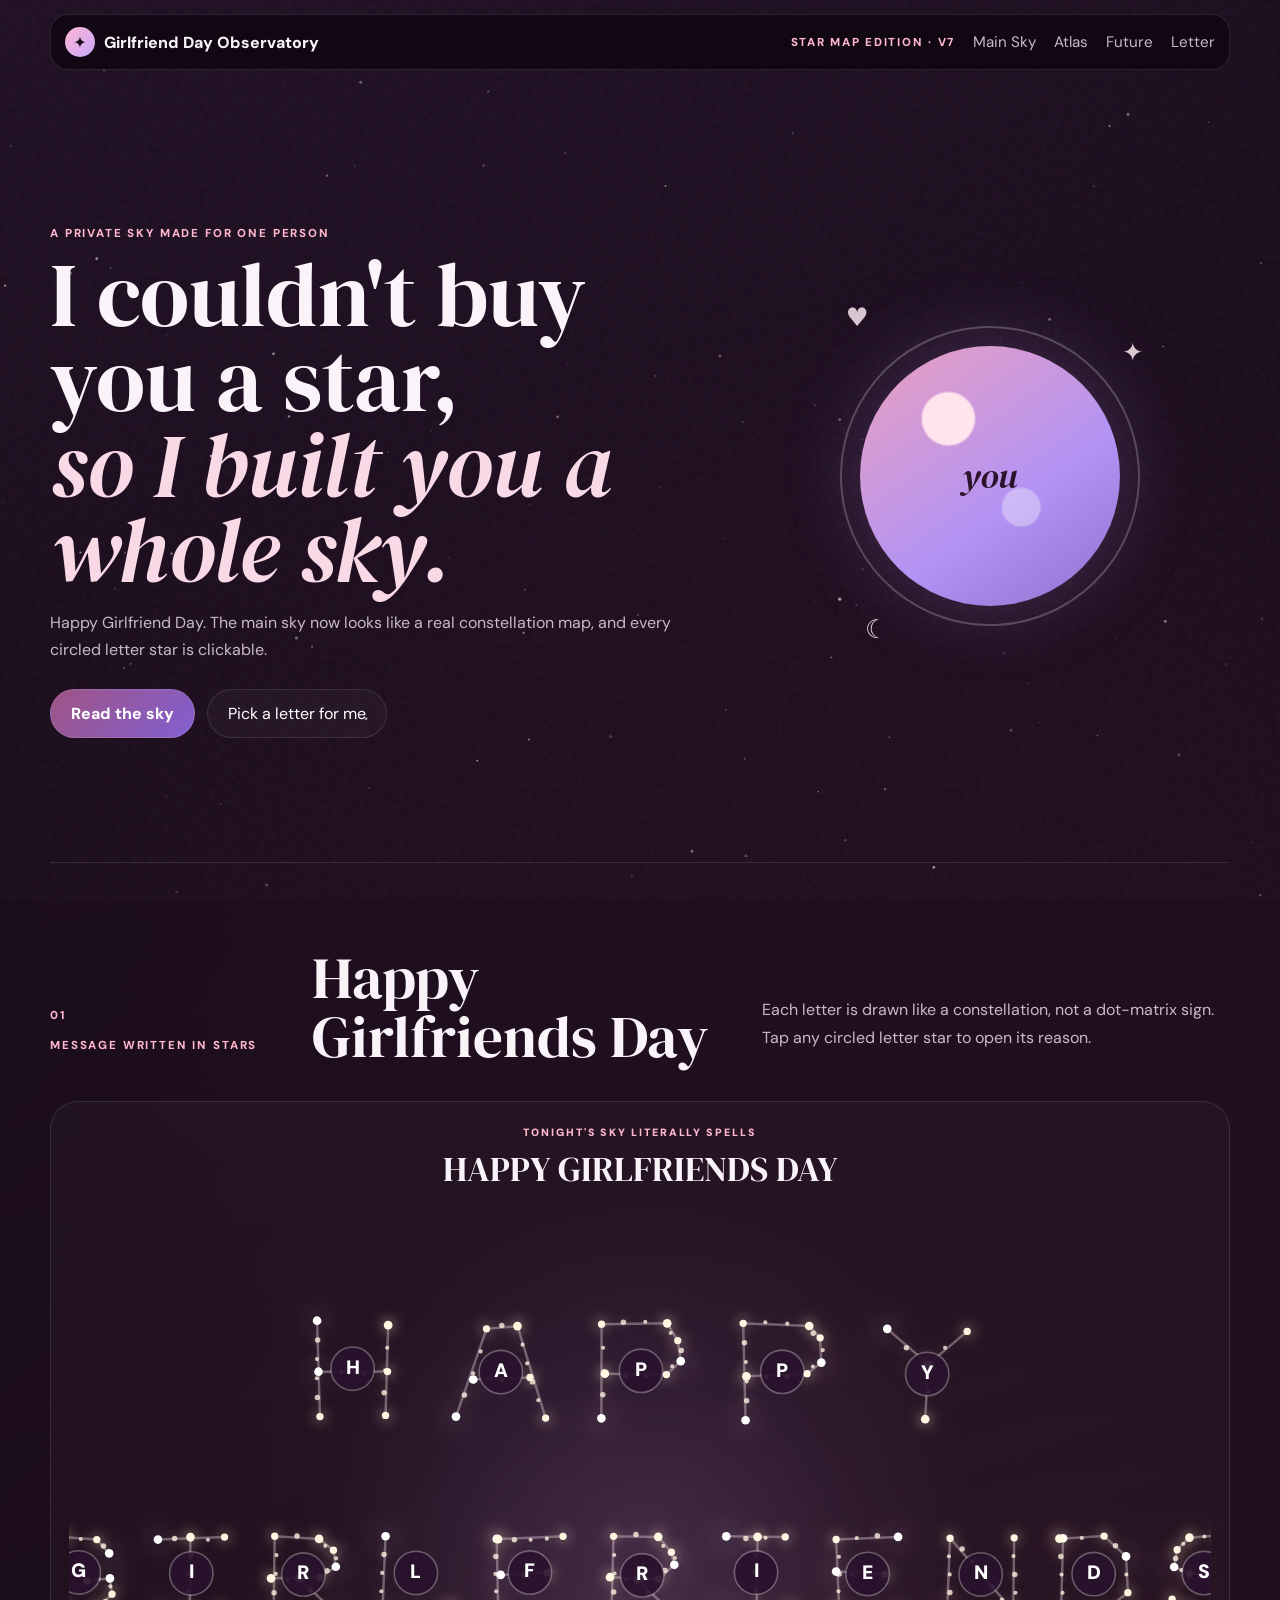
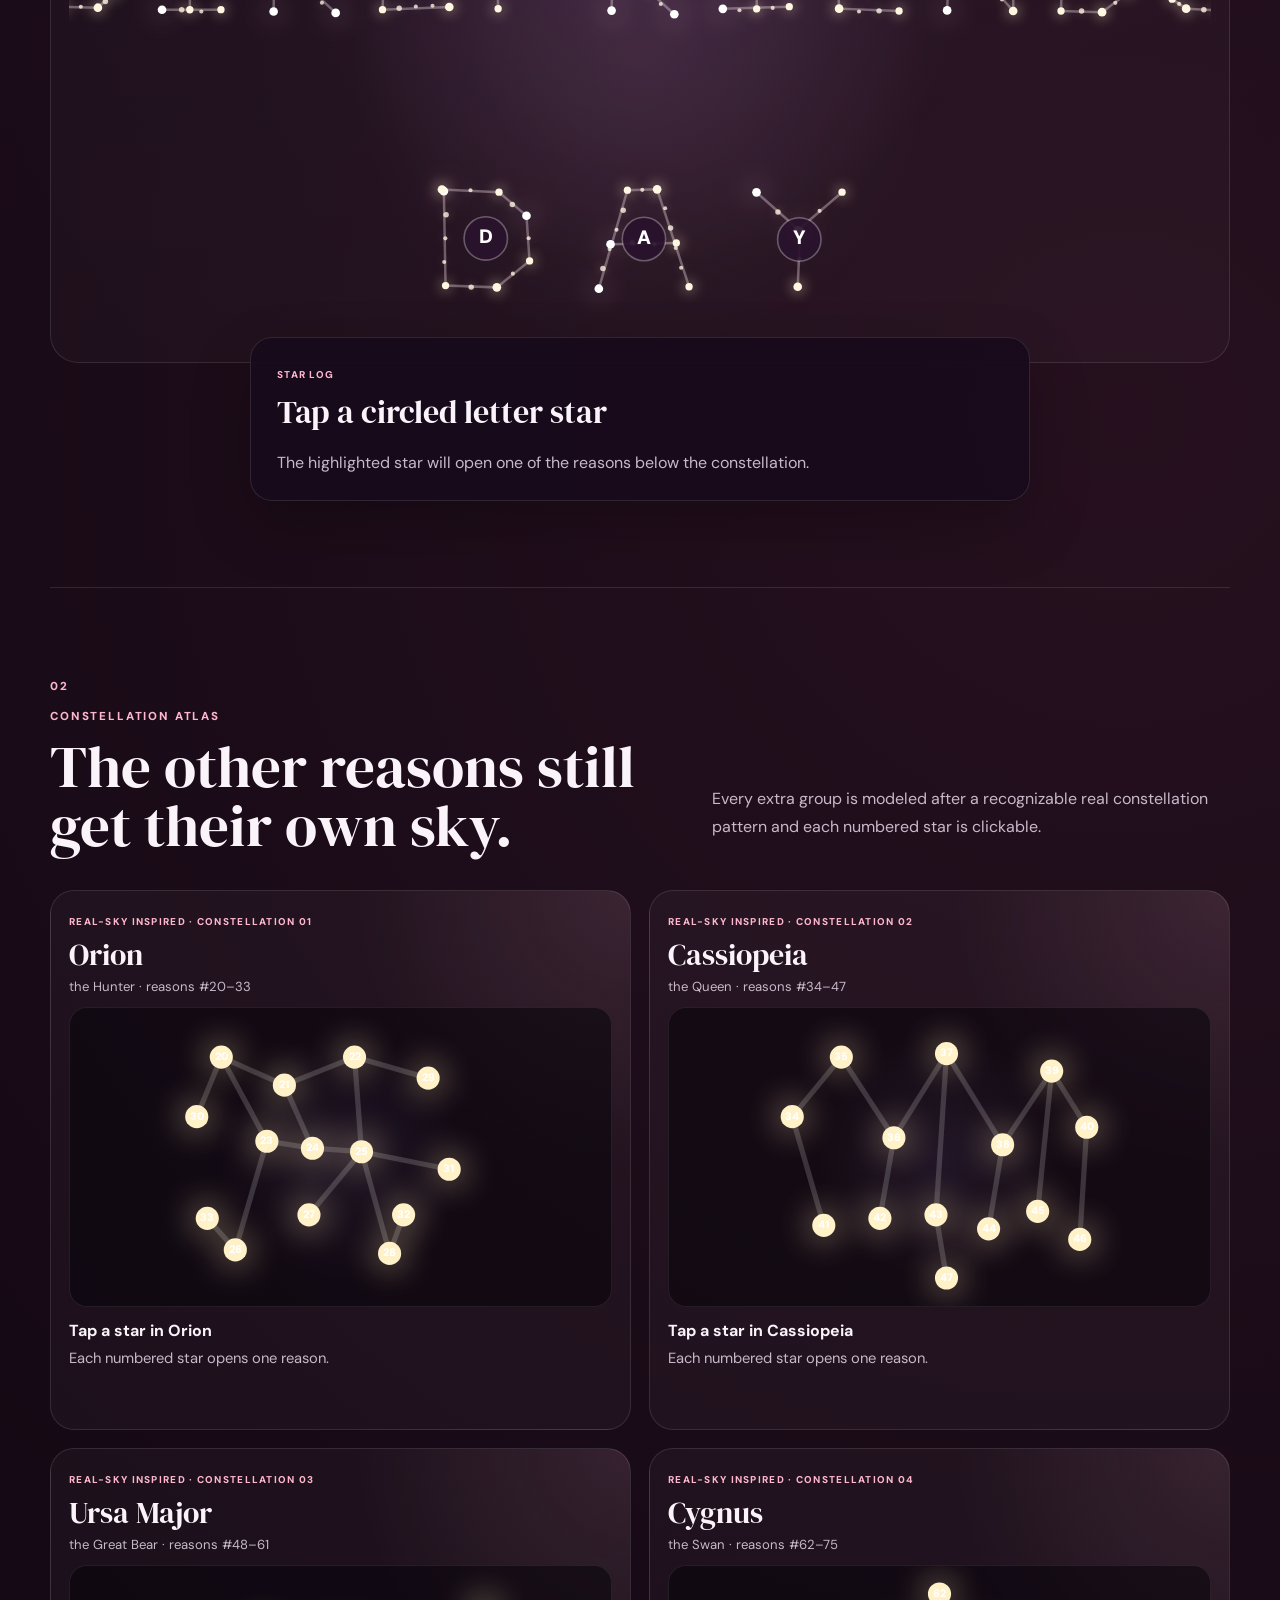
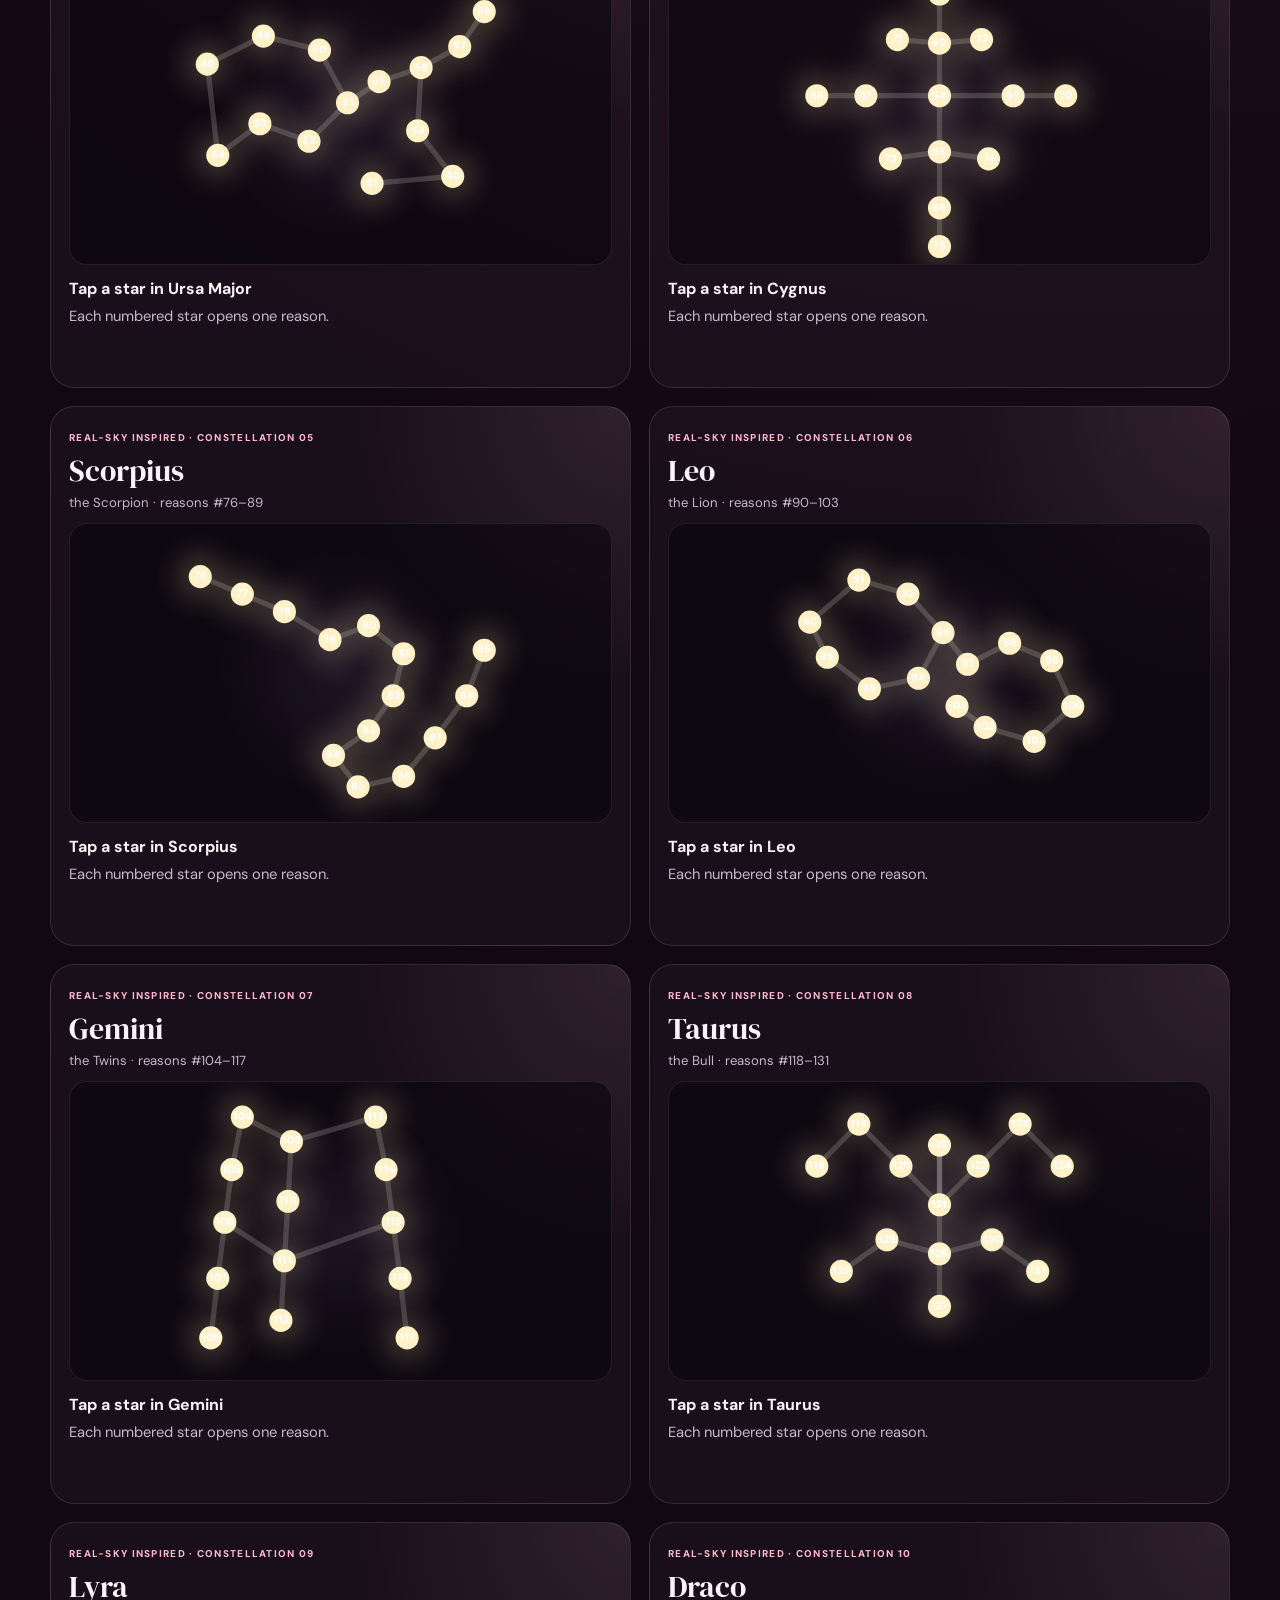
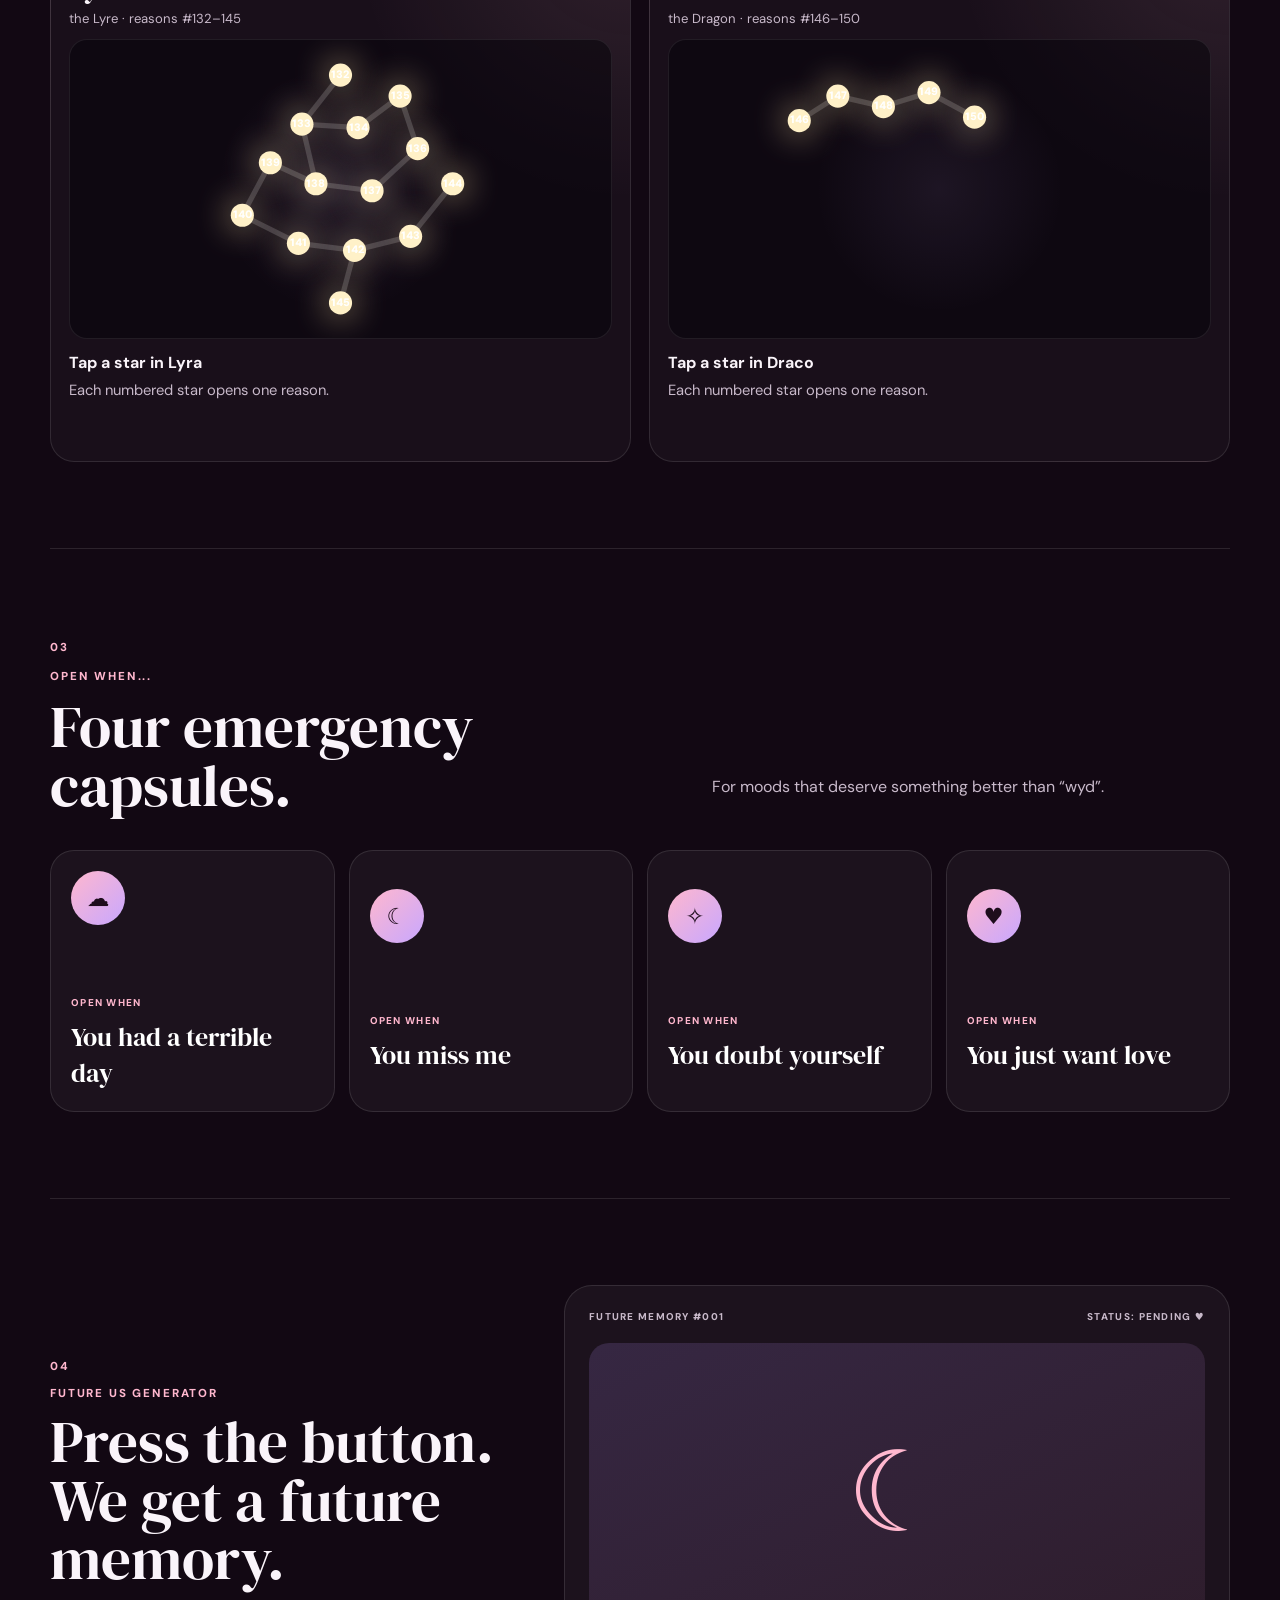
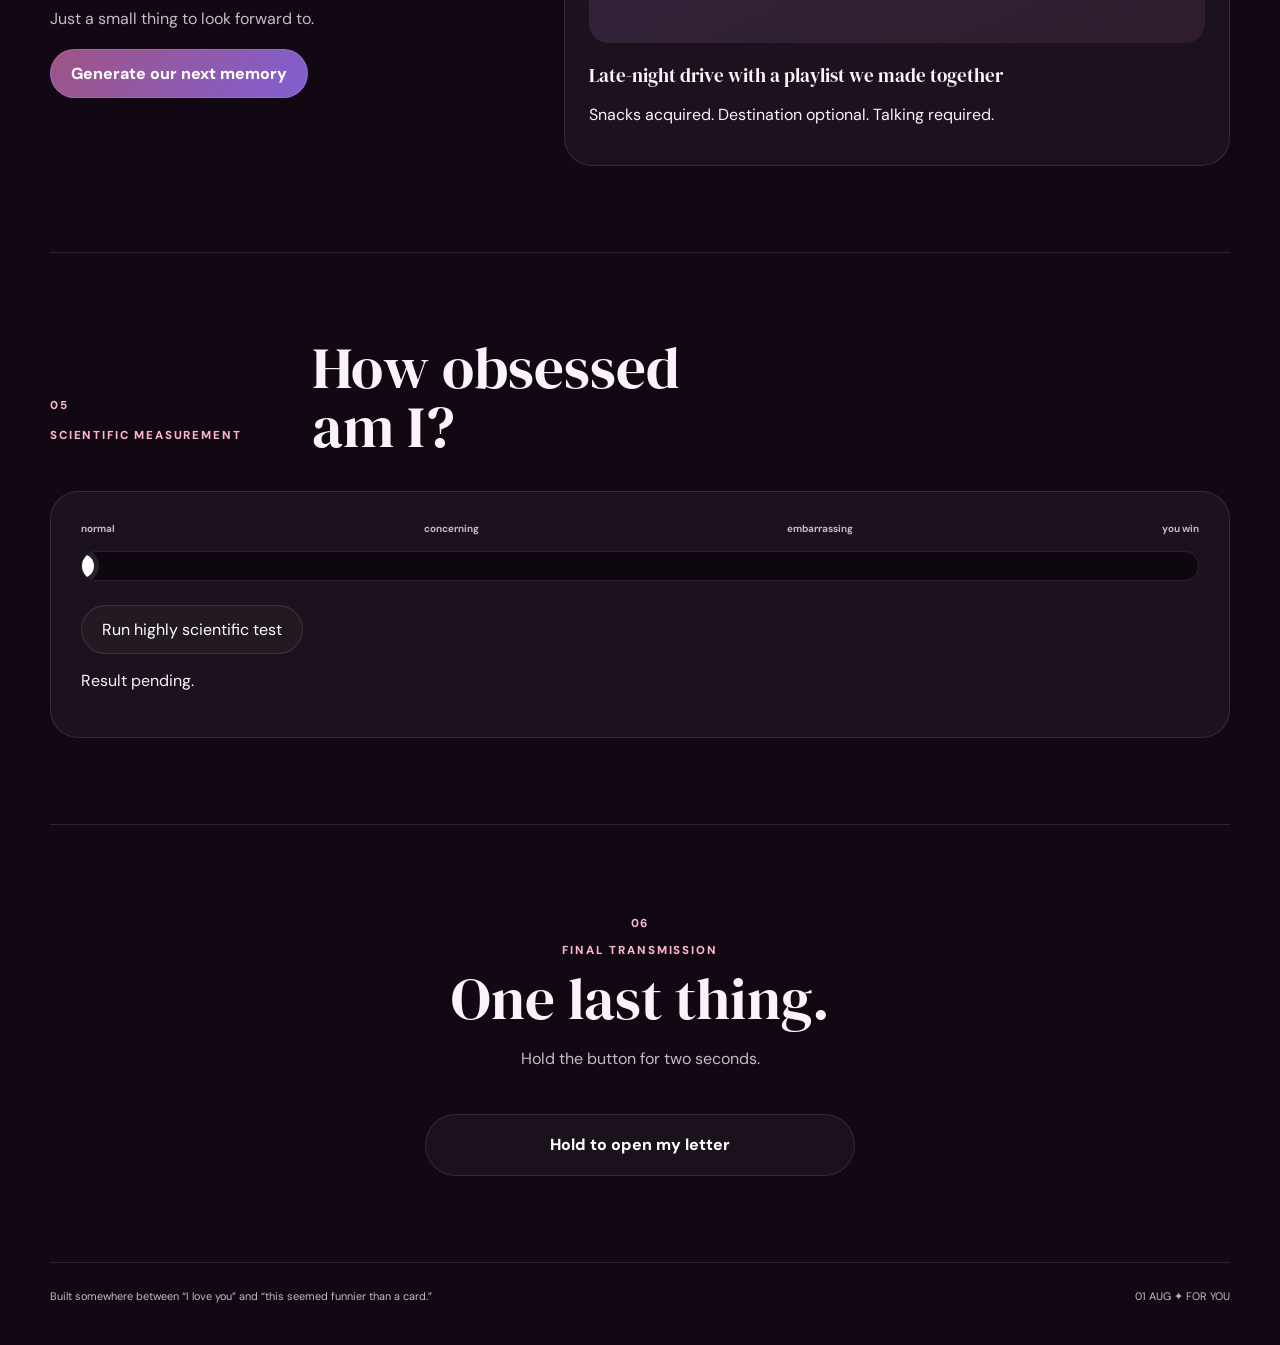
<file: index.html>
<!doctype html>
<html lang="en">
<head>
  <meta charset="utf-8">
  <meta name="viewport" content="width=device-width, initial-scale=1">
  <meta name="theme-color" content="#120813">
  <title>For My Favorite Person ✦</title>
  <link rel="preconnect" href="https://fonts.googleapis.com">
  <link rel="preconnect" href="https://fonts.gstatic.com" crossorigin>
  <link href="https://fonts.googleapis.com/css2?family=DM+Sans:wght@400;500;600;700;800&family=DM+Serif+Display:ital@0;1&display=swap" rel="stylesheet">
  <link rel="stylesheet" href="observatory-v7.css">
</head>
<body>
  <canvas id="skyBg" aria-hidden="true"></canvas>
  <div class="grain" aria-hidden="true"></div>

  <header class="topbar">
    <a class="brand" href="#home"><span class="brand-mark">✦</span><span>Girlfriend Day Observatory</span></a>
    <span class="edition">STAR MAP EDITION · V7</span>
    <nav>
      <a href="#constellation">Main Sky</a>
      <a href="#atlas">Atlas</a>
      <a href="#future">Future</a>
      <a href="#letter">Letter</a>
    </nav>
  </header>

  <main>
    <section class="hero" id="home">
      <div>
        <p class="eyebrow">A private sky made for one person</p>
        <h1>I couldn't buy you a star,<br><em>so I built you a whole sky.</em></h1>
        <p class="hero-sub">Happy Girlfriend Day. The main sky now looks like a real constellation map, and every circled letter star is clickable.</p>
        <div class="hero-actions">
          <a class="primary" href="#constellation">Read the sky</a>
          <button class="ghost" id="randomStarBtn" type="button">Pick a letter for me</button>
        </div>
      </div>
      <div class="hero-orbit" aria-hidden="true">
        <div class="planet"><div class="planet-ring"></div><span>you</span></div>
        <span class="orbit-dot dot-1">♥</span>
        <span class="orbit-dot dot-2">✦</span>
        <span class="orbit-dot dot-3">☾</span>
      </div>
    </section>

    <section class="section" id="constellation">
      <div class="section-heading">
        <div>
          <span class="section-no">01</span>
          <p>Message written in stars</p>
        </div>
        <h2>Happy Girlfriends Day</h2>
        <p>Each letter is drawn like a constellation, not a dot-matrix sign. Tap any circled letter star to open its reason.</p>
      </div>

      <div class="main-sky-shell">
        <div class="sky-caption">
          <span>TONIGHT'S SKY LITERALLY SPELLS</span>
          <strong>HAPPY GIRLFRIENDS DAY</strong>
        </div>
        <svg id="messageSky" class="message-sky" viewBox="0 0 1000 650" role="img" aria-label="Happy Girlfriends Day drawn as constellations"></svg>
      </div>

      <div class="star-card" id="starCard">
        <span>STAR LOG</span>
        <h3>Tap a circled letter star</h3>
        <p>The highlighted star will open one of the reasons below the constellation.</p>
      </div>
    </section>

    <section class="section" id="atlas">
      <div class="section-heading split">
        <div>
          <span class="section-no">02</span>
          <p>Constellation atlas</p>
          <h2>The other reasons still get their own sky.</h2>
        </div>
        <p>Every extra group is modeled after a recognizable real constellation pattern and each numbered star is clickable.</p>
      </div>
      <div class="atlas-grid" id="atlasGrid"></div>
    </section>

    <section class="section capsules-section">
      <div class="section-heading split">
        <div>
          <span class="section-no">03</span>
          <p>Open when...</p>
          <h2>Four emergency capsules.</h2>
        </div>
        <p>For moods that deserve something better than “wyd”.</p>
      </div>
      <div class="capsule-grid">
        <button class="capsule" data-capsule="bad-day" type="button"><span class="capsule-icon">☁</span><small>OPEN WHEN</small><strong>You had a terrible day</strong></button>
        <button class="capsule" data-capsule="miss-me" type="button"><span class="capsule-icon">☾</span><small>OPEN WHEN</small><strong>You miss me</strong></button>
        <button class="capsule" data-capsule="doubt" type="button"><span class="capsule-icon">✧</span><small>OPEN WHEN</small><strong>You doubt yourself</strong></button>
        <button class="capsule" data-capsule="random" type="button"><span class="capsule-icon">♥</span><small>OPEN WHEN</small><strong>You just want love</strong></button>
      </div>
      <dialog id="capsuleDialog">
        <button class="dialog-close" type="button">×</button>
        <span class="dialog-kicker">MESSAGE RECEIVED</span>
        <h3 id="capsuleTitle"></h3>
        <p id="capsuleCopy"></p>
        <div class="dialog-signoff">— from your extremely biased girlfriend</div>
      </dialog>
    </section>

    <section class="section future-section" id="future">
      <div class="future-copy">
        <span class="section-no">04</span>
        <p>Future us generator</p>
        <h2>Press the button.<br>We get a future memory.</h2>
        <p class="muted">Just a small thing to look forward to.</p>
        <button class="primary" id="futureBtn" type="button">Generate our next memory</button>
      </div>
      <div class="future-card" id="futureCard">
        <div class="future-card-top"><span>FUTURE MEMORY #001</span><span>STATUS: PENDING ♥</span></div>
        <div class="future-visual"><span class="future-symbol">☾</span></div>
        <h3>Late-night drive with a playlist we made together</h3>
        <p>Snacks acquired. Destination optional. Talking required.</p>
      </div>
    </section>

    <section class="section">
      <div class="section-heading">
        <div><span class="section-no">05</span><p>Scientific measurement</p></div>
        <h2>How obsessed am I?</h2>
      </div>
      <div class="meter-shell">
        <div class="meter-labels"><span>normal</span><span>concerning</span><span>embarrassing</span><span>you win</span></div>
        <div class="meter-track"><div class="meter-fill" id="meterFill"></div><div class="meter-knob" id="meterKnob"></div></div>
        <button class="ghost" id="meterBtn" type="button">Run highly scientific test</button>
        <p id="meterResult">Result pending.</p>
      </div>
    </section>

    <section class="section" id="letter">
      <div class="letter-panel">
        <span class="section-no">06</span>
        <p>Final transmission</p>
        <h2>One last thing.</h2>
        <p class="muted">Hold the button for two seconds.</p>
        <button class="hold-button" id="holdButton" type="button"><span class="hold-progress" id="holdProgress"></span><span class="hold-label">Hold to open my letter</span></button>
        <div class="final-letter" id="finalLetter" hidden>
          <span>For you,</span>
          <p>Happy Girlfriend Day. I know there are a thousand easier ways to say I love you, but apparently I am the kind of person who builds a website instead.</p>
          <p>Thank you for being the person I can be serious with, stupid with, quiet with, competitive with, and completely myself with.</p>
          <p>I hope you always know how loved, admired, wanted, and chosen you are. Not just today. Not just when things are easy. You.</p>
          <strong>Happy Girlfriend Day, my bangaram.</strong>
        </div>
      </div>
    </section>
  </main>

  <footer><span>Built somewhere between “I love you” and “this seemed funnier than a card.”</span><span>01 AUG ✦ FOR YOU</span></footer>

  <script src="observatory-v7.js"></script>
</body>
</html>
</file>
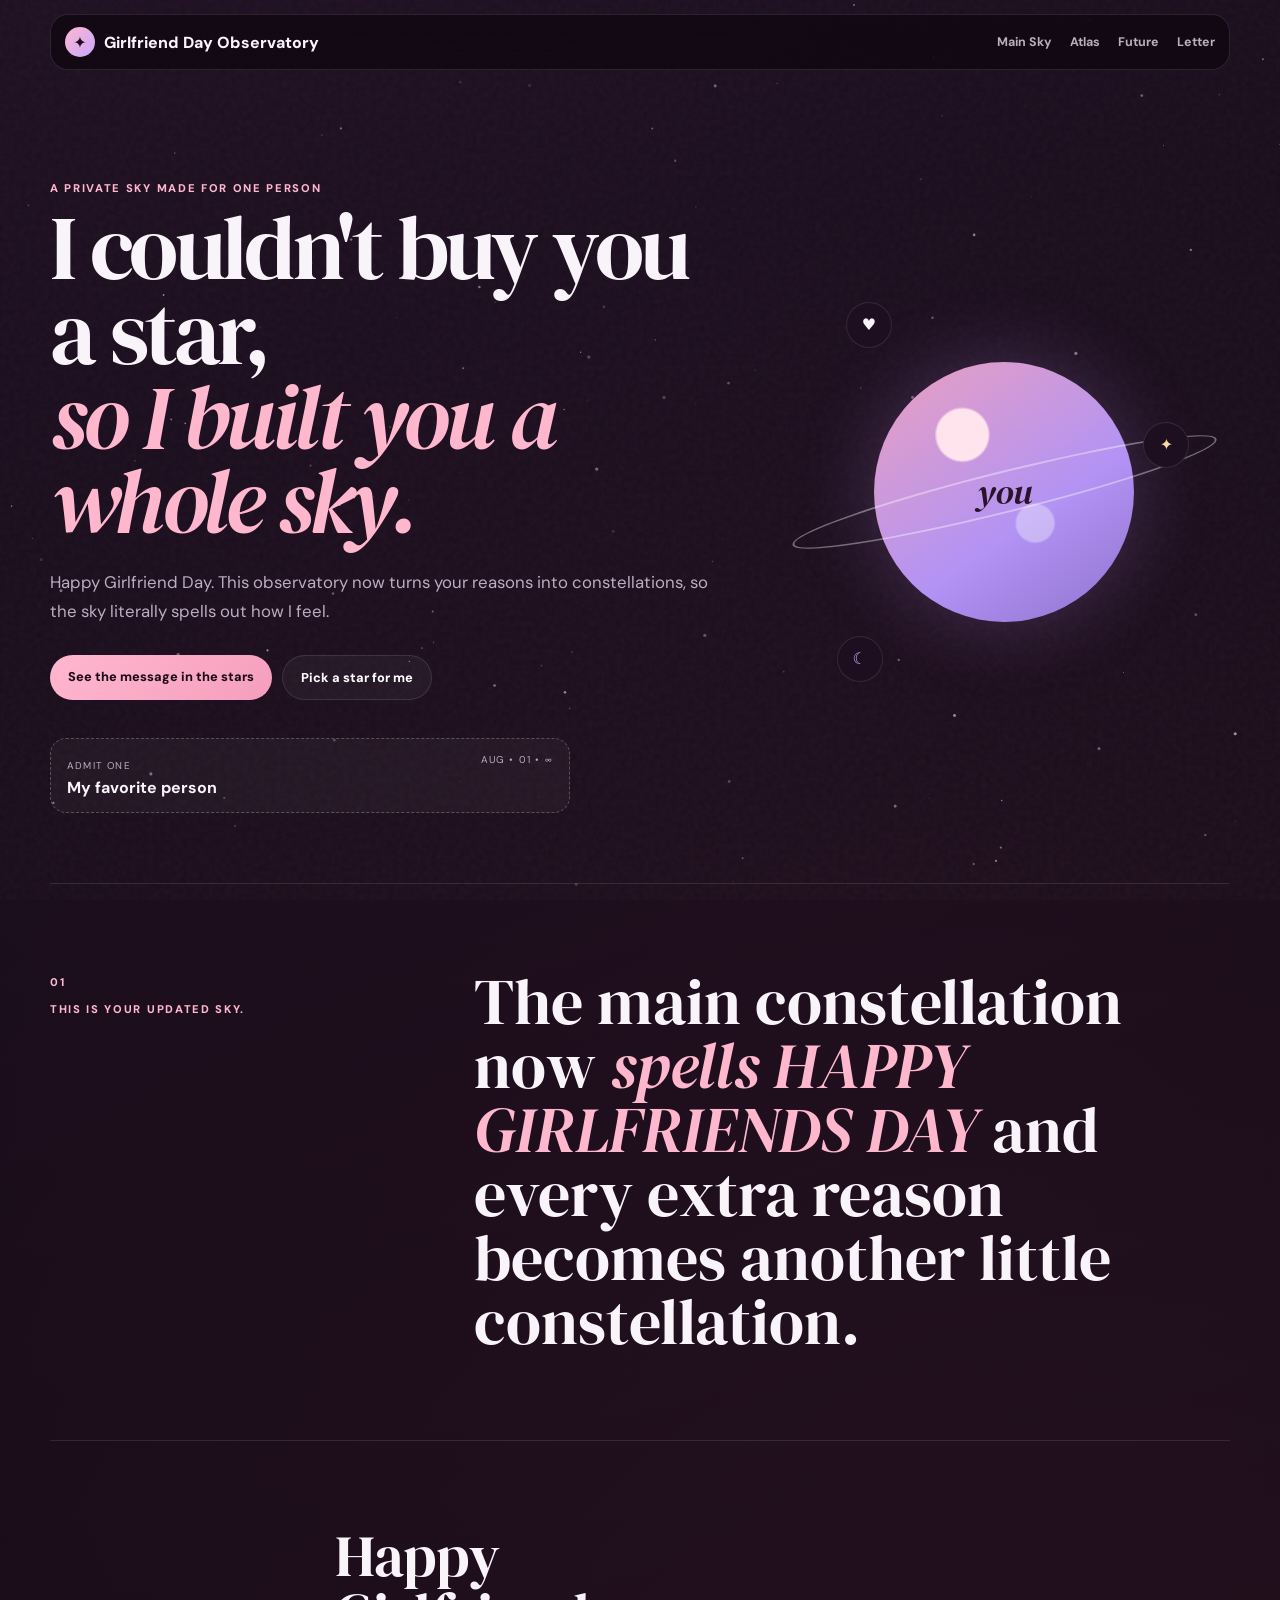
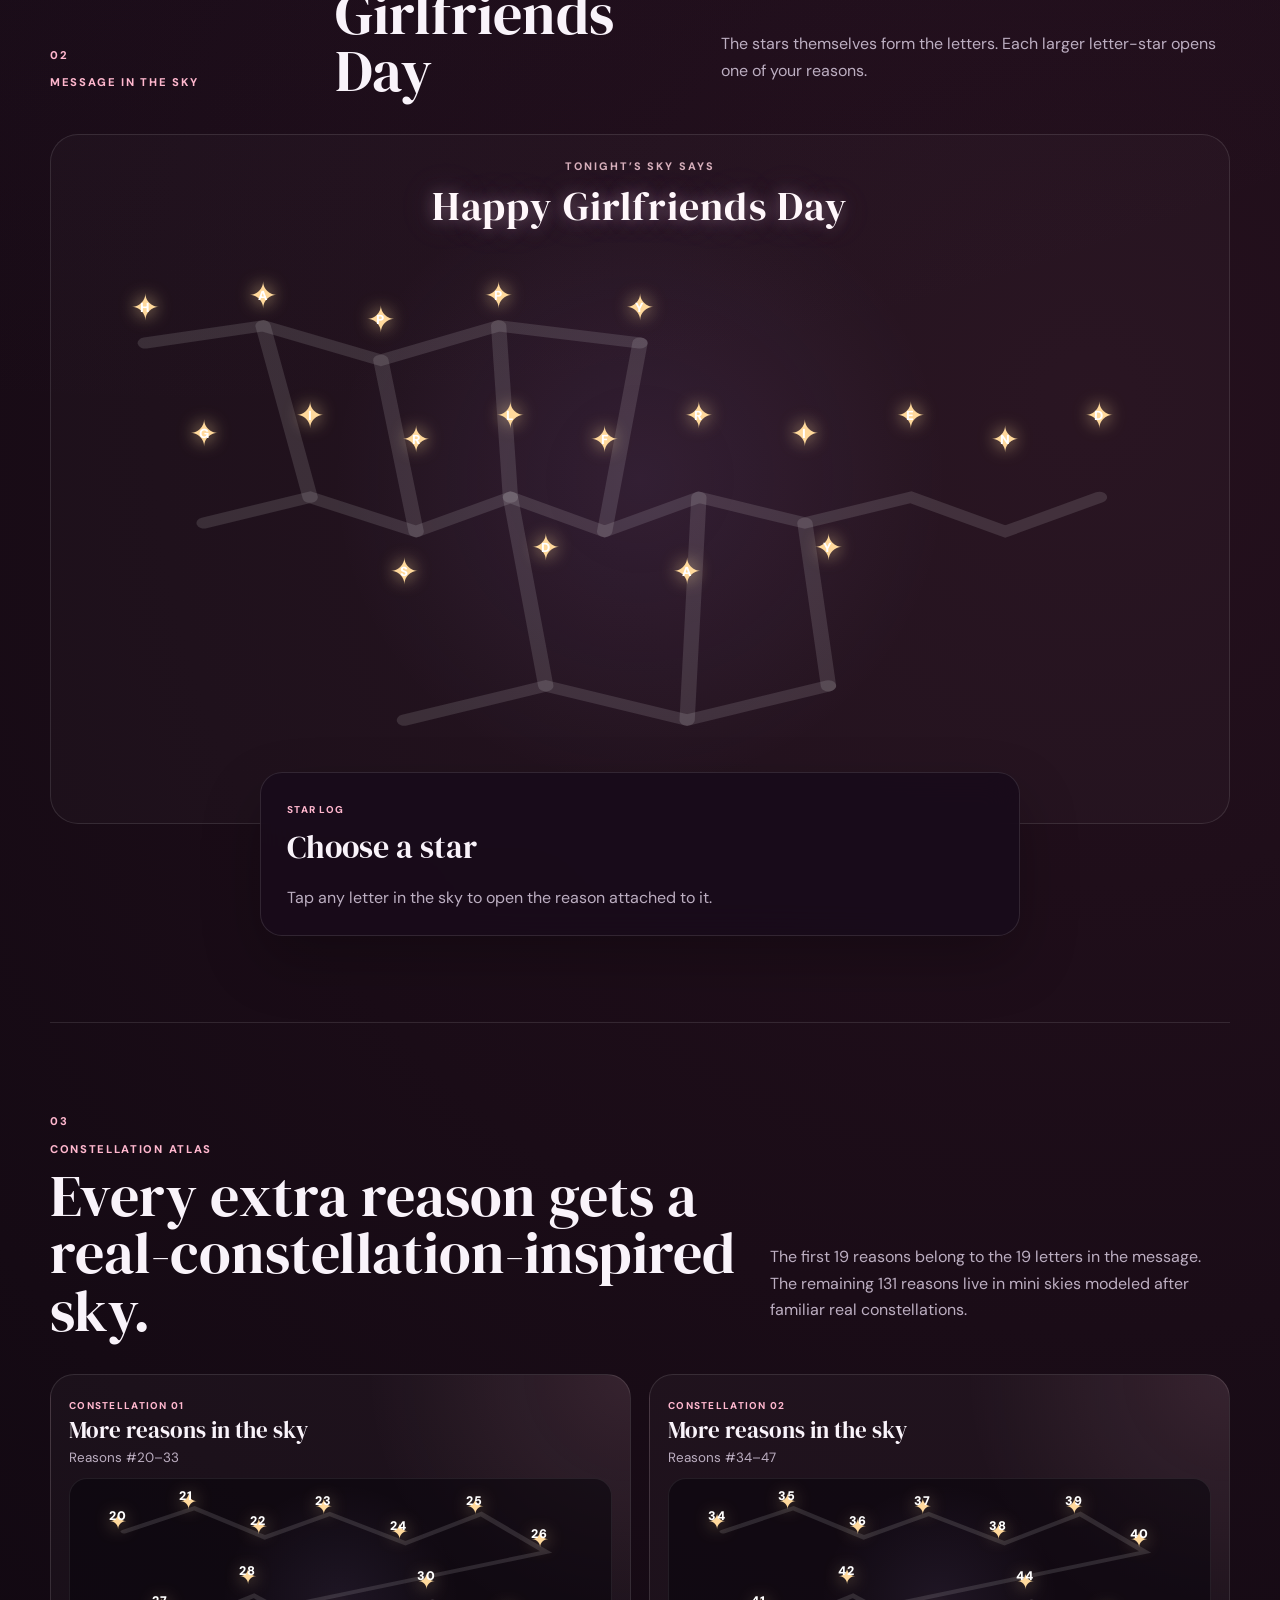
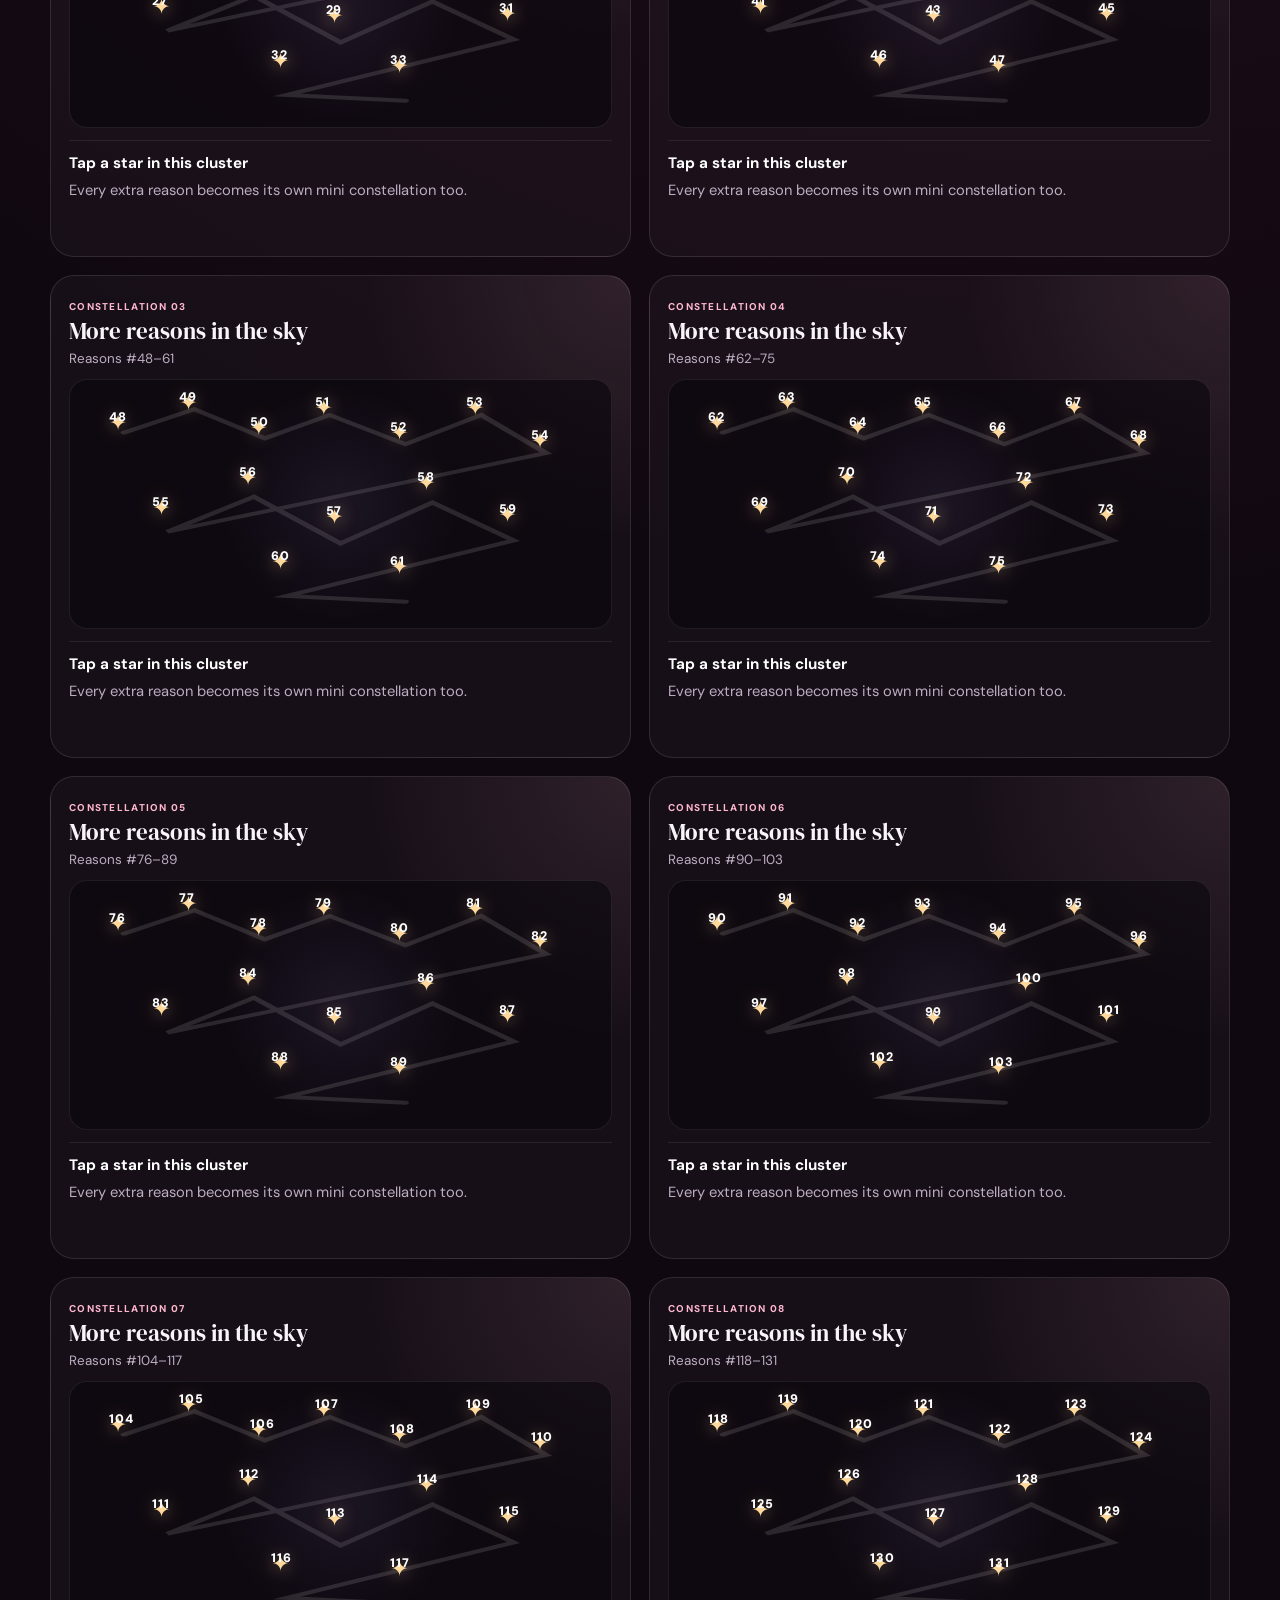
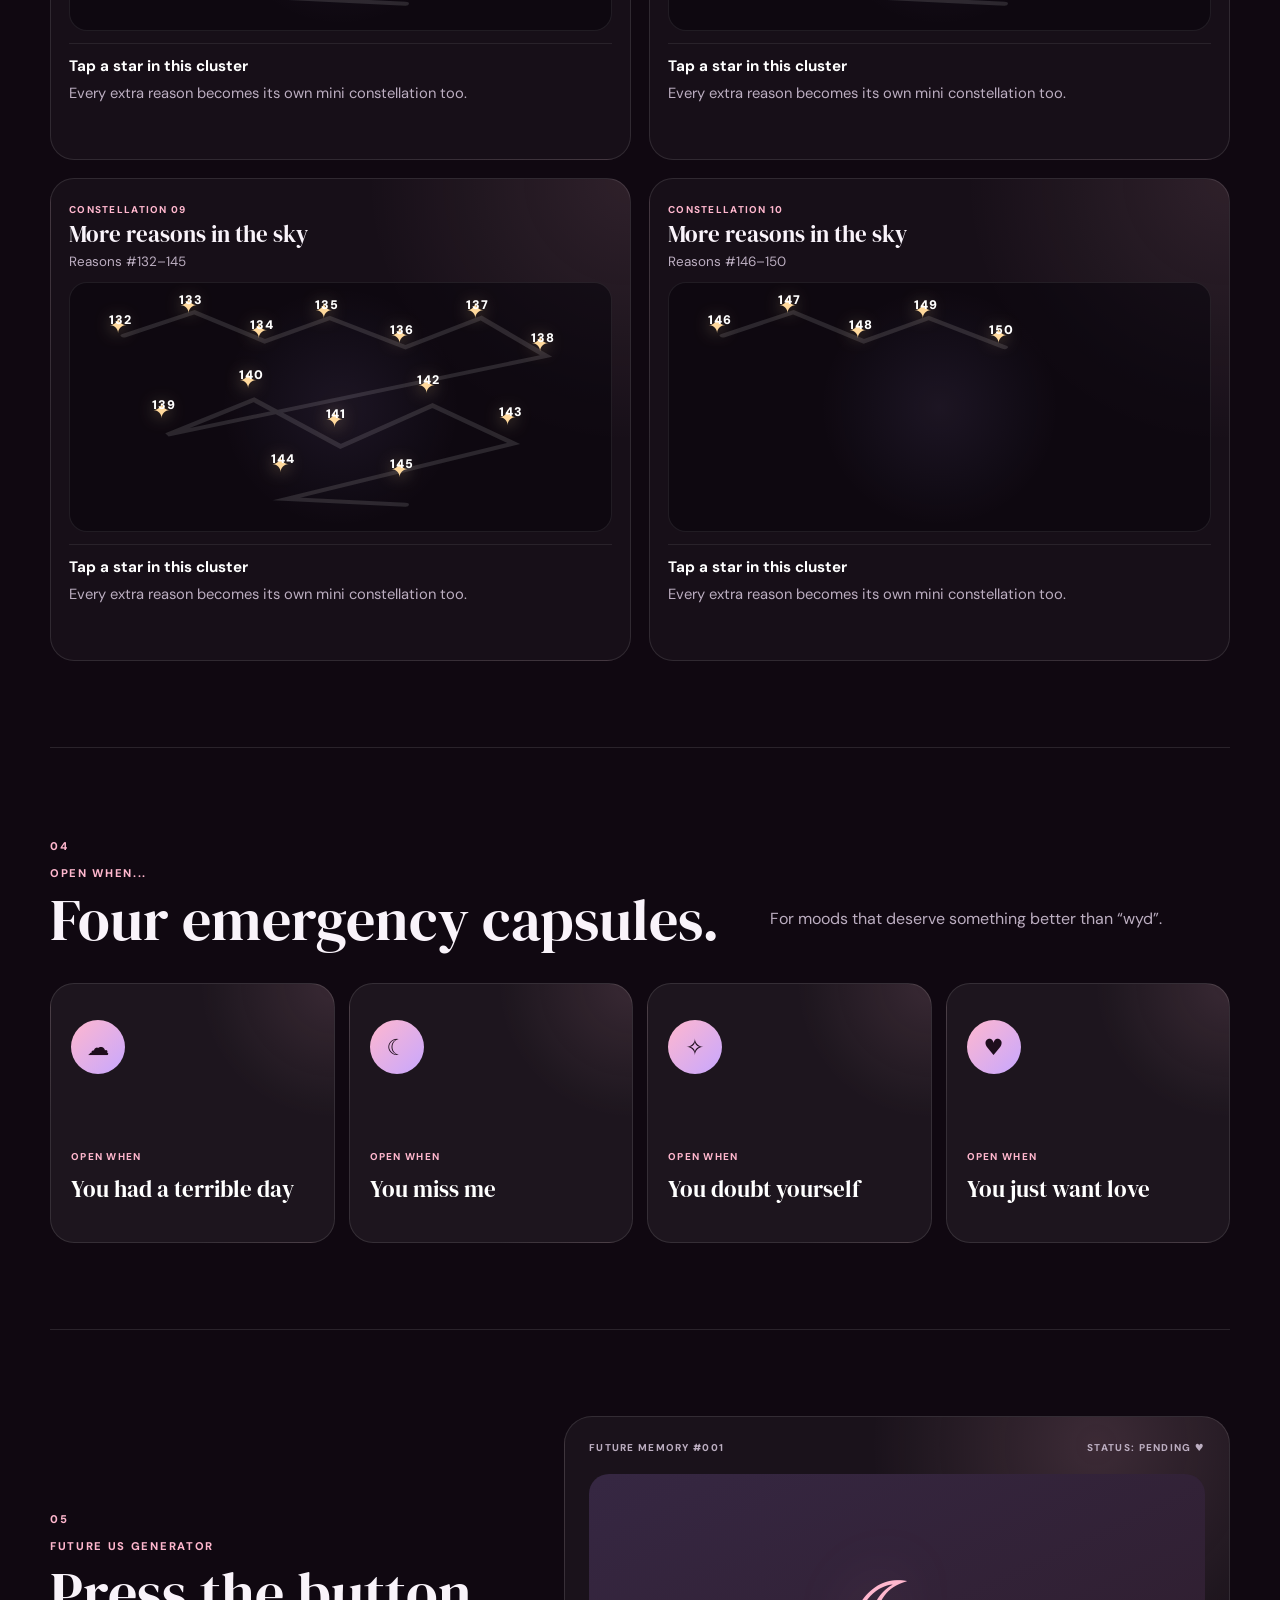
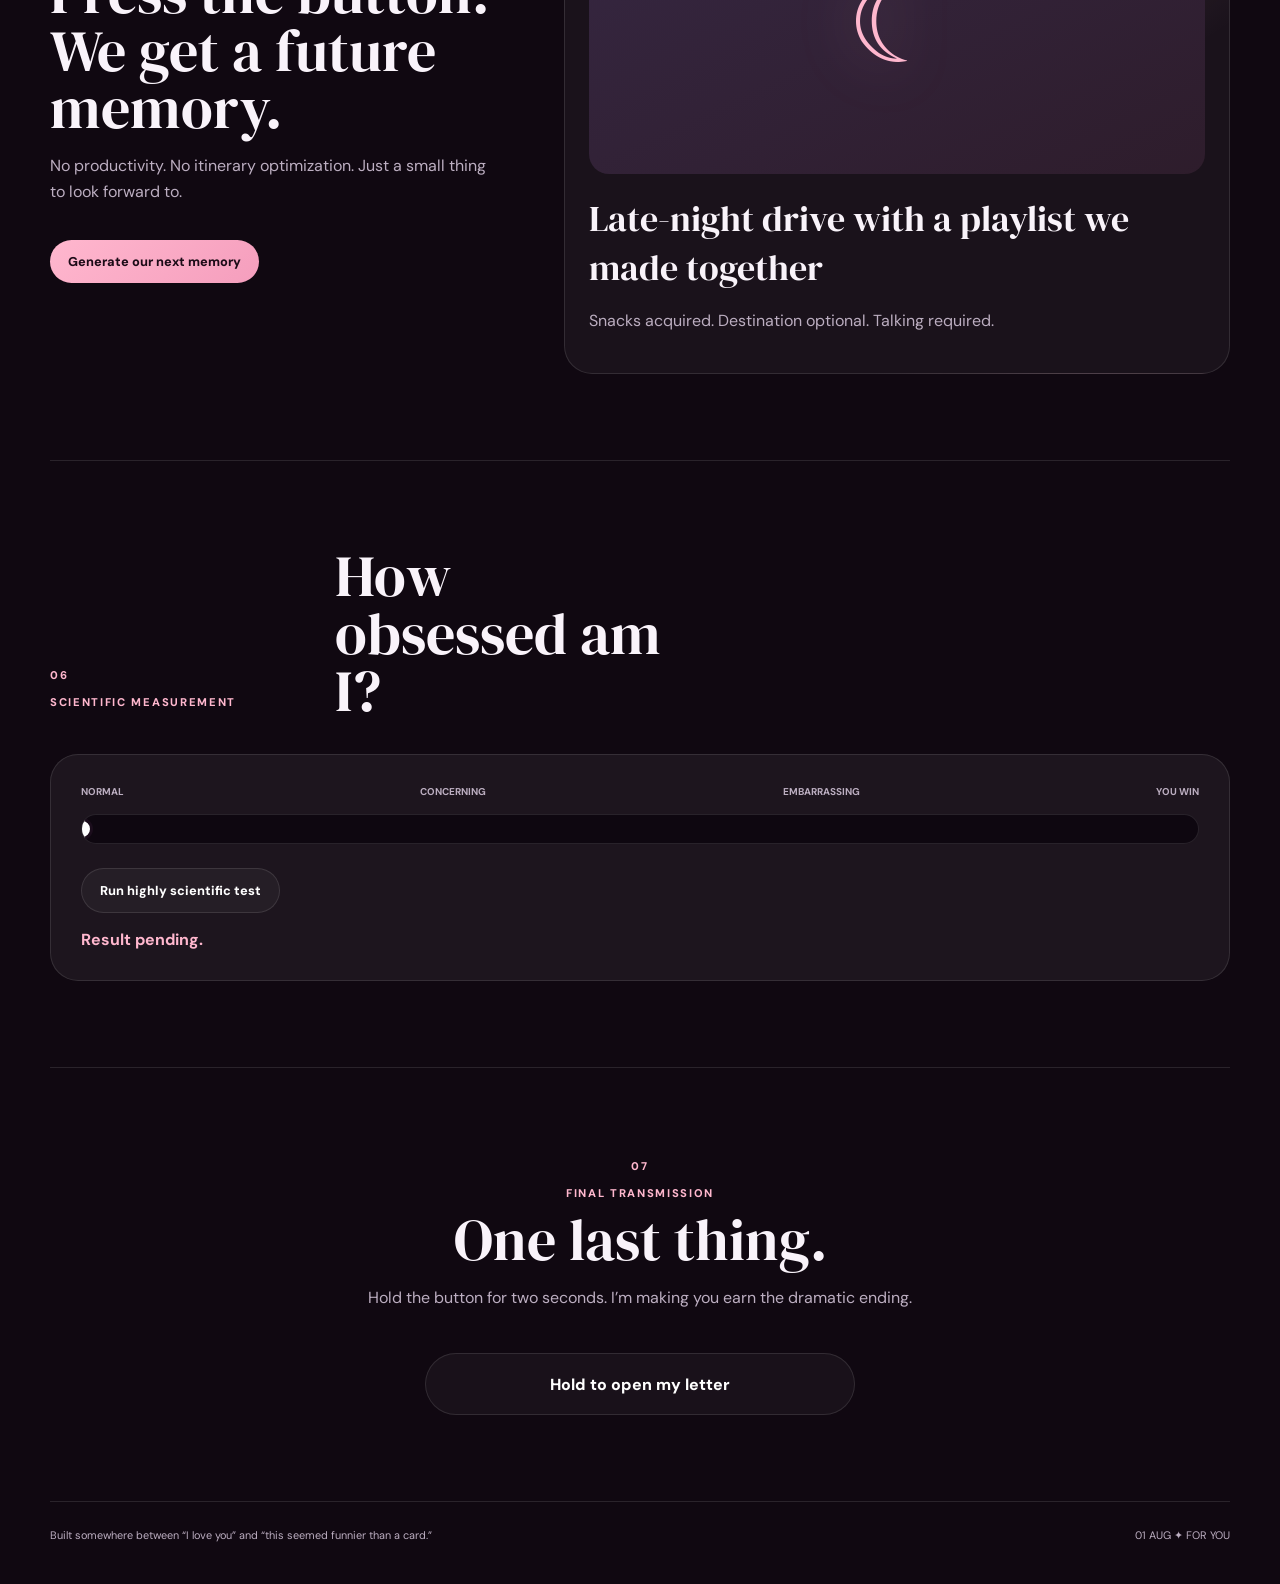
<file: index(36).html>
<!DOCTYPE html>
<html lang="en">
<head>
  <meta charset="UTF-8" />
  <meta name="viewport" content="width=device-width, initial-scale=1.0" />
  <meta name="theme-color" content="#120914" />
  <meta name="description" content="A private Happy Girlfriend Day observatory made for one person." />
  <title>For My Favorite Person ✦</title>
  <link rel="preconnect" href="https://fonts.googleapis.com">
  <link rel="preconnect" href="https://fonts.gstatic.com" crossorigin>
  <link href="https://fonts.googleapis.com/css2?family=DM+Sans:wght@400;500;600;700;800&family=DM+Serif+Display:ital@0;1&display=swap" rel="stylesheet">
  <link rel="stylesheet" href="styles.css?v=5" />
</head>
<body>
  <canvas id="sky" aria-hidden="true"></canvas>
  <div class="grain" aria-hidden="true"></div>

  <header class="topbar">
    <a class="brand" href="#home">
      <span class="brand-mark">✦</span>
      <span>Girlfriend Day Observatory</span>
    </a>
    <nav>
      <a href="#constellation">Main Sky</a>
      <a href="#atlas">Atlas</a>
      <a href="#future">Future</a>
      <a href="#letter">Letter</a>
    </nav>
  </header>

  <main>
    <section class="hero" id="home">
      <div class="hero-copy">
        <p class="eyebrow">A private sky made for one person</p>
        <h1>I couldn't buy you a star,<br><em>so I built you a whole sky.</em></h1>
        <p class="hero-sub">
          Happy Girlfriend Day. This observatory now turns your reasons into constellations,
          so the sky literally spells out how I feel.
        </p>

        <div class="hero-actions">
          <a class="primary" href="#constellation">See the message in the stars</a>
          <button class="ghost" id="randomStarBtn" type="button">Pick a star for me</button>
        </div>

        <div class="ticket">
          <div>
            <span>ADMIT ONE</span>
            <strong>My favorite person</strong>
          </div>
          <div class="ticket-code">AUG • 01 • ∞</div>
        </div>
      </div>

      <div class="hero-orbit" aria-hidden="true">
        <div class="planet">
          <div class="planet-ring"></div>
          <span>you</span>
        </div>
        <span class="orbit-dot dot-1">♥</span>
        <span class="orbit-dot dot-2">✦</span>
        <span class="orbit-dot dot-3">☾</span>
      </div>
    </section>

    <section class="section intro-strip">
      <div>
        <span class="section-no">01</span>
        <p>This is your updated sky.</p>
      </div>
      <h2>The main constellation now <em>spells HAPPY GIRLFRIENDS DAY</em> and every extra reason becomes another little constellation.</h2>
    </section>

    <section class="section constellation-section" id="constellation">
      <div class="section-heading">
        <div>
          <span class="section-no">02</span>
          <p>Message in the sky</p>
        </div>
        <h2>Happy Girlfriends Day</h2>
        <p>The stars themselves form the letters. Each larger letter-star opens one of your reasons.</p>
      </div>

      <div class="constellation-wrap main-constellation-wrap">
        <div class="constellation-message" aria-hidden="true">
          <span>Tonight’s sky says</span>
          <strong>Happy Girlfriends Day</strong>
        </div>
        <div id="mainConstellation" class="main-constellation" aria-label="Main constellation of reasons"></div>
      </div>

      <div class="star-card" id="starCard" aria-live="polite">
        <span>STAR LOG</span>
        <h3>Choose a star</h3>
        <p>Tap any letter in the sky to open the reason attached to it.</p>
      </div>
    </section>

    <section class="section atlas-section" id="atlas">
      <div class="section-heading split">
        <div>
          <span class="section-no">03</span>
          <p>Constellation atlas</p>
          <h2>Every extra reason gets a real-constellation-inspired sky.</h2>
        </div>
        <p>
          The first 19 reasons belong to the 19 letters in the message. The remaining 131 reasons live in mini skies modeled after familiar real constellations.
        </p>
      </div>
      <div id="atlasGrid" class="atlas-grid"></div>
    </section>

    <section class="section capsules-section" id="capsules">
      <div class="section-heading split">
        <div>
          <span class="section-no">04</span>
          <p>Open when...</p>
          <h2>Four emergency capsules.</h2>
        </div>
        <p>For moods that deserve something better than “wyd”.</p>
      </div>

      <div class="capsule-grid">
        <button class="capsule" data-capsule="bad-day">
          <span class="capsule-icon">☁</span>
          <small>OPEN WHEN</small>
          <strong>You had a terrible day</strong>
        </button>
        <button class="capsule" data-capsule="miss-me">
          <span class="capsule-icon">☾</span>
          <small>OPEN WHEN</small>
          <strong>You miss me</strong>
        </button>
        <button class="capsule" data-capsule="doubt">
          <span class="capsule-icon">✧</span>
          <small>OPEN WHEN</small>
          <strong>You doubt yourself</strong>
        </button>
        <button class="capsule" data-capsule="random">
          <span class="capsule-icon">♥</span>
          <small>OPEN WHEN</small>
          <strong>You just want love</strong>
        </button>
      </div>

      <dialog id="capsuleDialog">
        <button class="dialog-close" aria-label="Close" type="button">×</button>
        <span class="dialog-kicker">MESSAGE RECEIVED</span>
        <h3 id="capsuleTitle"></h3>
        <p id="capsuleCopy"></p>
        <div class="dialog-signoff">— from your extremely biased girlfriend</div>
      </dialog>
    </section>

    <section class="section future-section" id="future">
      <div class="future-copy">
        <span class="section-no">05</span>
        <p>Future us generator</p>
        <h2>Press the button.<br>We get a future memory.</h2>
        <p class="muted">No productivity. No itinerary optimization. Just a small thing to look forward to.</p>
        <button class="primary" id="futureBtn" type="button">Generate our next memory</button>
      </div>

      <div class="future-card" id="futureCard">
        <div class="future-card-top">
          <span>FUTURE MEMORY #001</span>
          <span>STATUS: PENDING ♥</span>
        </div>
        <div class="future-visual">
          <span class="future-symbol">☾</span>
        </div>
        <h3>Late-night drive with a playlist we made together</h3>
        <p>Snacks acquired. Destination optional. Talking required.</p>
      </div>
    </section>

    <section class="section meter-section">
      <div class="section-heading">
        <div>
          <span class="section-no">06</span>
          <p>Scientific measurement</p>
        </div>
        <h2>How obsessed am I?</h2>
      </div>

      <div class="meter-shell">
        <div class="meter-labels">
          <span>normal</span>
          <span>concerning</span>
          <span>embarrassing</span>
          <span>you win</span>
        </div>
        <div class="meter-track">
          <div class="meter-fill" id="meterFill"></div>
          <div class="meter-knob" id="meterKnob"></div>
        </div>
        <button class="ghost light" id="meterBtn" type="button">Run highly scientific test</button>
        <p id="meterResult">Result pending.</p>
      </div>
    </section>

    <section class="section letter-section" id="letter">
      <div class="letter-panel">
        <span class="section-no">07</span>
        <p>Final transmission</p>
        <h2>One last thing.</h2>
        <p class="muted">
          Hold the button for two seconds. I’m making you earn the dramatic ending.
        </p>

        <button class="hold-button" id="holdButton" type="button">
          <span class="hold-progress" id="holdProgress"></span>
          <span class="hold-label">Hold to open my letter</span>
        </button>

        <div class="final-letter" id="finalLetter" hidden>
          <span>For you,</span>
          <p>
            Happy Girlfriend Day. I know there are a thousand easier ways to say I love you,
            but apparently I am the kind of person who builds a website instead.
          </p>
          <p>
            Thank you for being the person I can be serious with, stupid with, quiet with,
            competitive with, and completely myself with. I love the big moments with you,
            but I think I love the tiny ones even more.
          </p>
          <p>
            I hope you always know how loved, admired, wanted, and chosen you are.
            Not just today. Not just when things are easy. You.
          </p>
          <strong>Happy Girlfriend Day, pretty girl. ♥<br><small>— from your extremely biased girlfriend</small></strong>
        </div>
      </div>
    </section>
  </main>

  <footer>
    <span>Built somewhere between “I love you” and “this seemed funnier than a card.”</span>
    <span>01 AUG ✦ FOR YOU</span>
  </footer>

  <script src="script.js?v=5"></script>
</body>
</html>
</file>
<file: observatory-v7.css>
:root{--bg:#120813;--ink:#faf4fa;--muted:#c8b9ca;--line:rgba(255,255,255,.11);--card:rgba(255,255,255,.045);--pink:#ffb7ce;--lav:#c8a7ff;--gold:#ffe8b6}
*{box-sizing:border-box}html{scroll-behavior:smooth}body{margin:0;color:var(--ink);font-family:"DM Sans",system-ui,sans-serif;background:radial-gradient(circle at 16% -10%,rgba(140,75,160,.16),transparent 32%),radial-gradient(circle at 88% 26%,rgba(217,88,137,.10),transparent 30%),var(--bg);overflow-x:hidden}button,a{font:inherit}a{color:inherit}#skyBg{position:fixed;inset:0;z-index:-3;width:100%;height:100%;opacity:.65}.grain{position:fixed;inset:0;z-index:-2;pointer-events:none;opacity:.05;background-image:url("data:image/svg+xml,%3Csvg viewBox='0 0 180 180' xmlns='http://www.w3.org/2000/svg'%3E%3Cfilter id='n'%3E%3CfeTurbulence type='fractalNoise' baseFrequency='.9' numOctaves='4' stitchTiles='stitch'/%3E%3C/filter%3E%3Crect width='100%25' height='100%25' filter='url(%23n)' opacity='.7'/%3E%3C/svg%3E")}
main,footer{width:min(1180px,calc(100% - 32px));margin:0 auto}.topbar{position:sticky;top:0;z-index:50;width:min(1180px,calc(100% - 32px));margin:14px auto 0;padding:12px 14px;display:flex;align-items:center;gap:18px;border:1px solid var(--line);border-radius:18px;background:rgba(13,6,15,.78);backdrop-filter:blur(18px)}.brand{display:flex;align-items:center;gap:9px;text-decoration:none;font-weight:800}.brand-mark{width:30px;height:30px;border-radius:50%;display:grid;place-items:center;color:#1c0d1d;background:linear-gradient(135deg,var(--pink),var(--lav))}.edition{margin-left:auto;color:var(--pink);font-size:.72rem;font-weight:800;letter-spacing:.15em;text-transform:uppercase}.topbar nav{display:flex;gap:18px;font-size:.95rem}.topbar nav a{text-decoration:none;color:var(--muted)}.topbar nav a:hover{color:var(--ink)}
.hero{min-height:88vh;padding:96px 0 76px;display:grid;grid-template-columns:1.15fr .85fr;align-items:center;gap:50px}.eyebrow,.section-no,.section-heading>div>p,.future-copy>p:first-of-type,.letter-panel>p:first-of-type{color:var(--pink);font-size:.72rem;font-weight:800;letter-spacing:.16em;text-transform:uppercase}.hero h1,.section h2,.star-card h3,.future-card h3,dialog h3{margin:0;font-family:"DM Serif Display",Georgia,serif;font-weight:400}.hero h1{font-size:clamp(3.5rem,7vw,6.2rem);line-height:.95}.hero h1 em{font-style:italic;color:#f9d9e6}.hero-sub,.section-heading p,.muted{color:var(--muted);line-height:1.7}.hero-actions{display:flex;gap:12px;flex-wrap:wrap;margin-top:26px}.primary,.ghost{border-radius:999px;padding:13px 20px;border:1px solid var(--line);cursor:pointer;text-decoration:none}.primary{background:linear-gradient(135deg,#9f5484,#815fd1);color:#fff;font-weight:800}.ghost{background:rgba(255,255,255,.03);color:#fff}.hero-orbit{position:relative;min-height:500px;display:grid;place-items:center}.planet{position:relative;width:260px;height:260px;border-radius:50%;display:grid;place-items:center;color:#2b142b;background:radial-gradient(circle at 34% 28%,#ffe4ed 0 10%,transparent 11%),radial-gradient(circle at 62% 62%,rgba(255,255,255,.35) 0 8%,transparent 9%),linear-gradient(145deg,#eaa0bf,#b393f4 60%,#8f72cf);box-shadow:0 0 80px rgba(201,154,255,.22)}.planet span{font-family:"DM Serif Display",serif;font-size:2.2rem;font-style:italic}.planet-ring{position:absolute;inset:-20px;border:2px solid rgba(255,255,255,.22);border-radius:50%;transform:rotate(18deg)}.orbit-dot{position:absolute;font-size:1.6rem;color:#fff0f6;opacity:.82}.dot-1{top:15%;left:20%}.dot-2{top:22%;right:18%}.dot-3{bottom:16%;left:24%}
.section{padding:86px 0;border-top:1px solid var(--line)}.section-heading{margin-bottom:34px;display:grid;grid-template-columns:.5fr .9fr 1fr;gap:28px;align-items:end}.section-heading.split{grid-template-columns:1.1fr .9fr}.section-heading h2,.future-copy h2,.letter-panel h2{font-size:clamp(2.5rem,4.6vw,4.8rem);line-height:1}
.main-sky-shell{position:relative;border:1px solid var(--line);border-radius:28px;overflow:hidden;background:radial-gradient(circle at center,rgba(170,120,210,.15),transparent 46%),radial-gradient(circle at 50% 65%,rgba(255,190,214,.08),transparent 36%),rgba(255,255,255,.024);padding:100px 18px 18px}.sky-caption{position:absolute;top:24px;left:0;right:0;text-align:center}.sky-caption span{display:block;color:var(--pink);font-size:.66rem;font-weight:900;letter-spacing:.18em}.sky-caption strong{display:block;margin-top:6px;font-family:"DM Serif Display",serif;font-size:2.2rem;font-weight:400}.message-sky{display:block;width:100%;height:auto;min-height:610px}.const-line{stroke:rgba(244,221,232,.36);stroke-width:2.2;stroke-linecap:round;fill:none}.ambient-star{fill:rgba(255,247,230,.78);filter:drop-shadow(0 0 4px rgba(255,240,200,.45))}.node-star{fill:#fff7e2;filter:drop-shadow(0 0 6px rgba(255,239,194,.95))}.node-star.major{fill:#fff;filter:drop-shadow(0 0 12px rgba(255,214,234,.95))}.letter-group{cursor:pointer}.letter-hotspot{fill:transparent;pointer-events:all;cursor:pointer}.letter-label-ring{fill:rgba(42,18,45,.92);stroke:rgba(255,255,255,.30);stroke-width:1.4}.letter-label-text{fill:#fff;font-size:17px;font-weight:900;text-anchor:middle;dominant-baseline:middle;pointer-events:none}.letter-group:hover .node-star,.letter-group.active .node-star{fill:#fff}.letter-group:hover .const-line,.letter-group.active .const-line{stroke:rgba(255,198,220,.78)}
.star-card{margin:-26px auto 0;position:relative;z-index:3;width:min(780px,calc(100% - 34px));border:1px solid var(--line);border-radius:22px;padding:24px 26px;background:rgba(24,11,27,.94);box-shadow:0 25px 60px rgba(0,0,0,.24)}.star-card>span,.cluster-number,.dialog-kicker,.future-card-top,.capsule small{color:var(--pink);font-size:.62rem;font-weight:800;letter-spacing:.13em;text-transform:uppercase}.star-card h3{margin-top:7px;font-size:2rem}.star-card p{margin-bottom:0;color:var(--muted);line-height:1.65}
.atlas-grid{display:grid;grid-template-columns:repeat(2,minmax(0,1fr));gap:18px}.cluster-card{border:1px solid var(--line);border-radius:24px;padding:18px;background:radial-gradient(circle at top right,rgba(255,183,206,.1),transparent 35%),rgba(255,255,255,.03)}.cluster-head h3{margin:4px 0 0;font-family:"DM Serif Display",serif;font-size:1.85rem;font-weight:400}.cluster-head p{margin:3px 0 12px;color:var(--muted);font-size:.82rem}.cluster-sky{position:relative;height:300px;border:1px solid rgba(255,255,255,.08);border-radius:18px;overflow:hidden;background:radial-gradient(circle at center,rgba(199,167,255,.08),transparent 40%),rgba(9,4,11,.55)}.cluster-svg{position:absolute;inset:0;width:100%;height:100%}.cluster-svg line{stroke:rgba(255,255,255,.17);stroke-width:1.5}.cluster-star{cursor:pointer}.cluster-star circle{fill:#fff1c8;filter:drop-shadow(0 0 5px rgba(255,232,176,.8))}.cluster-star text{fill:#fff;font-size:3.1px;font-weight:900;text-anchor:middle;dominant-baseline:middle}.cluster-star:hover circle,.cluster-star.active circle{fill:#fff}.cluster-info{min-height:104px;padding-top:13px}.cluster-info strong{display:block;margin-bottom:6px}.cluster-info p{margin:0;color:var(--muted);line-height:1.55;font-size:.92rem}
.capsule-grid{display:grid;grid-template-columns:repeat(4,1fr);gap:14px}.capsule{min-height:250px;border:1px solid var(--line);border-radius:24px;padding:20px;color:#fff;background:var(--card);cursor:pointer;text-align:left}.capsule-icon{width:54px;height:54px;margin-bottom:65px;border-radius:50%;display:grid;place-items:center;color:#1e0d1c;background:linear-gradient(135deg,var(--pink),var(--lav));font-size:1.4rem}.capsule strong{display:block;margin-top:8px;font-family:"DM Serif Display",serif;font-size:1.6rem;font-weight:400}dialog{width:min(590px,calc(100% - 32px));border:1px solid var(--line);border-radius:26px;padding:32px;color:#fff;background:#1a0d1d}.dialog-close{position:absolute;right:14px;top:12px;border:0;background:none;color:var(--muted);cursor:pointer;font-size:1.7rem}dialog h3{font-size:2.4rem}dialog p{color:#dfd1e2;line-height:1.8}.dialog-signoff{color:var(--pink);font-size:.78rem;font-weight:700}
.future-section{display:grid;grid-template-columns:.8fr 1.2fr;gap:70px;align-items:center}.future-card{border:1px solid var(--line);border-radius:28px;padding:24px;background:var(--card)}.future-card-top{display:flex;justify-content:space-between;color:var(--muted)}.future-visual{height:300px;margin:20px 0;border-radius:20px;display:grid;place-items:center;background:linear-gradient(155deg,rgba(199,167,255,.18),rgba(255,183,206,.1)),#160b19}.future-symbol{font-size:7rem;color:var(--pink)}
.meter-shell{border:1px solid var(--line);border-radius:28px;padding:30px;background:var(--card)}.meter-labels{display:flex;justify-content:space-between;color:var(--muted);font-size:.62rem;font-weight:700}.meter-track{position:relative;height:30px;margin:16px 0 24px;border:1px solid var(--line);border-radius:999px;overflow:hidden;background:#0e0710}.meter-fill{width:0;height:100%;background:linear-gradient(90deg,#8a66c2,#ed769c,#ffbf8e);transition:width 1.4s}.meter-knob{position:absolute;top:50%;left:0;transform:translate(-50%,-50%);width:24px;height:24px;border-radius:50%;background:#fff;box-shadow:0 0 0 5px rgba(255,255,255,.1);transition:left 1.4s}
.letter-panel{width:min(820px,100%);margin:0 auto;text-align:center}.hold-button{position:relative;width:min(430px,100%);height:62px;margin-top:26px;border:1px solid var(--line);border-radius:999px;overflow:hidden;color:#fff;background:rgba(255,255,255,.04);cursor:pointer}.hold-progress{position:absolute;inset:0 auto 0 0;width:0;background:linear-gradient(90deg,rgba(255,183,206,.25),rgba(199,167,255,.35))}.hold-label{position:relative;z-index:2;font-weight:800}.final-letter{margin-top:35px;border:1px solid var(--line);border-radius:24px;padding:28px;background:rgba(255,255,255,.03);text-align:left}.final-letter span{display:block;margin-bottom:10px;color:var(--pink);font-size:.78rem;font-weight:800;letter-spacing:.12em;text-transform:uppercase}.final-letter p{color:#e7dae8;line-height:1.8}.final-letter strong{display:block;margin-top:16px;font-family:"DM Serif Display",serif;font-size:2rem;font-weight:400}
footer{padding:26px 0 42px;border-top:1px solid var(--line);display:flex;justify-content:space-between;color:var(--muted);font-size:.68rem}
@media (max-width:980px){.hero,.future-section{grid-template-columns:1fr}.section-heading,.section-heading.split{grid-template-columns:1fr}.atlas-grid{grid-template-columns:1fr}.capsule-grid{grid-template-columns:repeat(2,1fr)}.edition{display:none}}@media (max-width:640px){.topbar nav{display:none}.hero h1{font-size:clamp(3rem,15vw,5.2rem)}.capsule-grid{grid-template-columns:1fr}.message-sky{min-height:520px}.main-sky-shell{padding-left:8px;padding-right:8px}.sky-caption strong{font-size:1.65rem}footer,.future-card-top{flex-direction:column;gap:6px}}
</file>
<file: styles.css>
:root {
  --ink: #f9f3fa;
  --muted: #bcaec1;
  --bg: #100811;
  --bg-2: #160a19;
  --card: rgba(255,255,255,.055);
  --line: rgba(255,255,255,.11);
  --pink: #ffb7ce;
  --rose: #ed769c;
  --lav: #c7a7ff;
  --gold: #ffd99c;
}
* { box-sizing: border-box; }
html { scroll-behavior: smooth; }
body {
  margin: 0;
  min-height: 100vh;
  color: var(--ink);
  background:
    radial-gradient(circle at 15% -10%, rgba(140, 75, 160, .16), transparent 32%),
    radial-gradient(circle at 85% 25%, rgba(217, 88, 137, .10), transparent 30%),
    var(--bg);
  font-family: "DM Sans", system-ui, sans-serif;
  overflow-x: hidden;
}
button, a, input, select { font: inherit; }
a { color: inherit; }
#sky {
  position: fixed;
  inset: 0;
  z-index: -3;
  width: 100%;
  height: 100%;
  opacity: .62;
}
.grain {
  position: fixed;
  inset: 0;
  z-index: -2;
  opacity: .055;
  pointer-events: none;
  background-image: url("data:image/svg+xml,%3Csvg viewBox='0 0 180 180' xmlns='http://www.w3.org/2000/svg'%3E%3Cfilter id='n'%3E%3CfeTurbulence type='fractalNoise' baseFrequency='.9' numOctaves='4' stitchTiles='stitch'/%3E%3C/filter%3E%3Crect width='100%25' height='100%25' filter='url(%23n)' opacity='.7'/%3E%3C/svg%3E");
}
.topbar {
  position: sticky;
  top: 0;
  z-index: 50;
  width: min(1180px, calc(100% - 32px));
  margin: 14px auto 0;
  padding: 12px 14px;
  border: 1px solid var(--line);
  border-radius: 18px;
  display: flex;
  align-items: center;
  justify-content: space-between;
  gap: 20px;
  background: rgba(13, 6, 15, .72);
  backdrop-filter: blur(18px);
}
.brand {
  display: inline-flex;
  align-items: center;
  gap: 9px;
  text-decoration: none;
  font-weight: 800;
}
.brand-mark {
  width: 30px;
  height: 30px;
  border-radius: 50%;
  display: grid;
  place-items: center;
  color: #1c0d1d;
  background: linear-gradient(135deg, var(--pink), var(--lav));
}
.topbar nav { display: flex; gap: 18px; }
.topbar nav a {
  color: var(--muted);
  font-size: .78rem;
  font-weight: 700;
  text-decoration: none;
}
.topbar nav a:hover { color: #fff; }

main {
  width: min(1180px, calc(100% - 32px));
  margin: 0 auto;
}
.hero {
  min-height: 88vh;
  padding: 100px 0 70px;
  display: grid;
  grid-template-columns: minmax(0, 1.2fr) minmax(340px, .8fr);
  align-items: center;
  gap: 50px;
}
.eyebrow,
.section-no,
.section-heading > div > p,
.intro-strip > div > p,
.future-copy > p:first-of-type,
.letter-panel > p:first-of-type {
  color: var(--pink);
  font-size: .7rem;
  font-weight: 800;
  letter-spacing: .15em;
  text-transform: uppercase;
}
.hero h1,
.section h2,
.star-card h3,
.future-card h3,
dialog h3 {
  margin: 0;
  font-family: "DM Serif Display", Georgia, serif;
  font-weight: 400;
}
.hero h1 {
  max-width: 900px;
  font-size: clamp(3rem, 7vw, 6.9rem);
  line-height: .94;
  letter-spacing: -.04em;
}
.hero h1 em { color: var(--pink); }
.hero-sub {
  max-width: 720px;
  margin: 25px 0 0;
  color: var(--muted);
  font-size: 1.05rem;
  line-height: 1.7;
}
.hero-actions {
  margin-top: 30px;
  display: flex;
  flex-wrap: wrap;
  gap: 10px;
}
.primary, .ghost {
  border: 0;
  border-radius: 999px;
  padding: 13px 18px;
  cursor: pointer;
  font-size: .8rem;
  font-weight: 800;
  text-decoration: none;
}
.primary {
  color: #1c0b17;
  background: linear-gradient(135deg, var(--pink), #f59ebd);
}
.ghost {
  border: 1px solid var(--line);
  color: #fff;
  background: rgba(255,255,255,.04);
}
.ticket {
  width: min(520px, 100%);
  margin-top: 38px;
  border: 1px dashed rgba(255,255,255,.24);
  border-radius: 16px;
  padding: 14px 16px;
  display: flex;
  justify-content: space-between;
  gap: 20px;
  background: rgba(255,255,255,.035);
}
.ticket span, .ticket-code {
  color: var(--muted);
  font-size: .62rem;
  letter-spacing: .12em;
}
.ticket strong {
  display: block;
  margin-top: 3px;
}
.hero-orbit {
  position: relative;
  min-height: 500px;
  display: grid;
  place-items: center;
}
.planet {
  position: relative;
  width: 260px;
  height: 260px;
  border-radius: 50%;
  display: grid;
  place-items: center;
  color: #2b142b;
  background:
    radial-gradient(circle at 34% 28%, #ffe4ed 0 10%, transparent 11%),
    radial-gradient(circle at 62% 62%, rgba(255,255,255,.35) 0 8%, transparent 9%),
    linear-gradient(145deg, #eaa0bf, #b393f4 60%, #8f72cf);
  box-shadow: 0 0 80px rgba(201, 154, 255, .22);
}
.planet span {
  font-family: "DM Serif Display", serif;
  font-size: 2.2rem;
  font-style: italic;
}
.planet-ring {
  position: absolute;
  inset: 42% -34%;
  border: 2px solid rgba(255,255,255,.38);
  border-radius: 50%;
  transform: rotate(-14deg);
}
.orbit-dot {
  position: absolute;
  width: 46px;
  height: 46px;
  border: 1px solid var(--line);
  border-radius: 50%;
  display: grid;
  place-items: center;
  background: #1d0e20;
}
.dot-1 { top: 12%; left: 15%; }
.dot-2 { right: 9%; top: 36%; color: var(--gold); }
.dot-3 { left: 13%; bottom: 12%; color: var(--lav); }

.section {
  padding: 86px 0;
  border-top: 1px solid var(--line);
}
.intro-strip {
  display: grid;
  grid-template-columns: .65fr 1.35fr;
  gap: 60px;
  align-items: start;
}
.intro-strip h2 {
  max-width: 900px;
  font-size: clamp(2.3rem, 5vw, 4.8rem);
  line-height: 1;
}
.intro-strip h2 em { color: var(--pink); }
.section-heading {
  margin-bottom: 34px;
  display: grid;
  grid-template-columns: .5fr .7fr 1fr;
  gap: 30px;
  align-items: end;
}
.section-heading h2,
.future-copy h2,
.letter-panel h2 {
  font-size: clamp(2.4rem, 4.5vw, 4.7rem);
  line-height: 1;
}
.section-heading > p,
.muted {
  color: var(--muted);
  line-height: 1.65;
}
.section-heading.split {
  grid-template-columns: 1.2fr .8fr;
}
.constellation-wrap {
  position: relative;
  border: 1px solid var(--line);
  border-radius: 28px;
  overflow: hidden;
  background:
    radial-gradient(circle at center, rgba(159, 115, 200, .12), transparent 45%),
    rgba(255,255,255,.025);
}
.main-constellation-wrap {
  min-height: 690px;
  padding-top: 88px;
}
.constellation-message {
  position: absolute;
  top: 24px;
  left: 50%;
  z-index: 2;
  transform: translateX(-50%);
  width: min(88%, 560px);
  text-align: center;
  pointer-events: none;
}
.constellation-message span {
  display: block;
  margin-bottom: 6px;
  color: rgba(255, 210, 222, .82);
  font-size: .68rem;
  font-weight: 800;
  letter-spacing: .18em;
  text-transform: uppercase;
}
.constellation-message strong {
  display: inline-block;
  color: #fff7fb;
  font-family: "DM Serif Display", Georgia, serif;
  font-size: clamp(1.55rem, 3.2vw, 2.5rem);
  font-weight: 400;
  letter-spacing: .03em;
  text-shadow:
    0 0 16px rgba(255, 210, 230, .35),
    0 0 38px rgba(199, 167, 255, .22);
}
.main-constellation {
  position: relative;
  min-height: 600px;
}
.main-svg,
.cluster-svg {
  position: absolute;
  inset: 0;
  width: 100%;
  height: 100%;
  pointer-events: none;
}
.main-svg path,
.cluster-svg path {
  fill: none;
  stroke: rgba(255,255,255,.12);
  stroke-width: 1.3;
  stroke-linecap: round;
}
.main-star,
.cluster-star {
  position: absolute;
  border: 0;
  padding: 0;
  background: transparent;
  cursor: pointer;
  color: #fff;
}
.main-star { width: 58px; height: 58px; }
.main-star .star-glyph,
.cluster-star .star-glyph {
  position: absolute;
  inset: 0;
  display: grid;
  place-items: center;
  color: var(--gold);
  text-shadow: 0 0 18px rgba(255,222,154,.82);
}
.main-star .star-glyph { font-size: 2.25rem; }
.cluster-star .star-glyph { font-size: 1.35rem; }
.main-star .star-letter,
.cluster-star .star-letter {
  position: absolute;
  inset: 0;
  display: grid;
  place-items: center;
  font-size: .78rem;
  font-weight: 900;
  letter-spacing: .08em;
  color: #fff;
  z-index: 2;
}
.main-star .star-letter { font-size: .82rem; }
.main-star:hover,
.main-star.active,
.cluster-star:hover,
.cluster-star.active {
  transform: scale(1.16);
  filter: brightness(1.08);
}
.main-star:hover .star-glyph,
.main-star.active .star-glyph,
.cluster-star:hover .star-glyph,
.cluster-star.active .star-glyph { color: #ffeab8; }
.star-card {
  margin: -52px auto 0;
  position: relative;
  z-index: 3;
  width: min(760px, calc(100% - 42px));
  border: 1px solid var(--line);
  border-radius: 22px;
  padding: 24px 26px;
  background: rgba(24, 11, 27, .92);
  backdrop-filter: blur(16px);
  box-shadow: 0 25px 60px rgba(0,0,0,.24);
}
.star-card > span,
.dialog-kicker,
.future-card-top,
.capsule small,
.cluster-number {
  color: var(--pink);
  font-size: .62rem;
  font-weight: 800;
  letter-spacing: .13em;
}
.star-card h3 {
  margin-top: 7px;
  font-size: 2rem;
}
.star-card p {
  margin-bottom: 0;
  color: var(--muted);
  line-height: 1.65;
}
.atlas-grid {
  display: grid;
  grid-template-columns: repeat(2, minmax(0, 1fr));
  gap: 18px;
}
.cluster-card {
  border: 1px solid var(--line);
  border-radius: 24px;
  padding: 18px;
  background:
    radial-gradient(circle at top right, rgba(255,183,206,.10), transparent 35%),
    rgba(255,255,255,.03);
}
.cluster-head {
  display: flex;
  justify-content: space-between;
  gap: 14px;
  align-items: baseline;
  margin-bottom: 12px;
}
.cluster-head h3 {
  margin: 0;
  font-family: "DM Serif Display", Georgia, serif;
  font-weight: 400;
  font-size: 1.45rem;
}
.cluster-head p {
  margin: 3px 0 0;
  color: var(--muted);
  font-size: .84rem;
}
.cluster-sky {
  position: relative;
  min-height: 250px;
  border: 1px solid rgba(255,255,255,.08);
  border-radius: 18px;
  overflow: hidden;
  background:
    radial-gradient(circle at center, rgba(199,167,255,.08), transparent 40%),
    rgba(9, 4, 11, .55);
}
.cluster-info {
  margin-top: 12px;
  min-height: 98px;
  border-top: 1px solid rgba(255,255,255,.08);
  padding-top: 12px;
}
.cluster-info strong {
  display: block;
  margin-bottom: 6px;
  color: #fff;
  font-size: .95rem;
}
.cluster-info p {
  margin: 0;
  color: var(--muted);
  line-height: 1.55;
  font-size: .92rem;
}
.capsule-grid {
  display: grid;
  grid-template-columns: repeat(4, 1fr);
  gap: 14px;
}
.capsule {
  min-height: 260px;
  border: 1px solid var(--line);
  border-radius: 24px;
  padding: 20px;
  color: #fff;
  background:
    radial-gradient(circle at top right, rgba(255,183,206,.12), transparent 35%),
    var(--card);
  cursor: pointer;
  text-align: left;
}
.capsule-icon {
  width: 54px;
  height: 54px;
  margin-bottom: 70px;
  border-radius: 50%;
  display: grid;
  place-items: center;
  color: #1e0d1c;
  background: linear-gradient(135deg, var(--pink), var(--lav));
  font-size: 1.4rem;
}
.capsule strong {
  display: block;
  margin-top: 8px;
  font-family: "DM Serif Display", serif;
  font-size: 1.45rem;
  font-weight: 400;
}
dialog {
  width: min(590px, calc(100% - 32px));
  border: 1px solid var(--line);
  border-radius: 26px;
  padding: 32px;
  color: #fff;
  background: #1a0d1d;
  box-shadow: 0 40px 100px rgba(0,0,0,.55);
}
dialog::backdrop {
  background: rgba(5,2,7,.75);
  backdrop-filter: blur(8px);
}
.dialog-close {
  position: absolute;
  right: 14px;
  top: 12px;
  border: 0;
  color: var(--muted);
  background: none;
  cursor: pointer;
  font-size: 1.7rem;
}
dialog h3 {
  margin-top: 12px;
  font-size: 2.5rem;
}
dialog p {
  color: #dfd1e2;
  line-height: 1.8;
}
.dialog-signoff {
  margin-top: 20px;
  color: var(--pink);
  font-size: .78rem;
  font-weight: 700;
}
.future-section {
  display: grid;
  grid-template-columns: .8fr 1.2fr;
  gap: 70px;
  align-items: center;
}
.future-copy .primary { margin-top: 18px; }
.future-card {
  border: 1px solid var(--line);
  border-radius: 28px;
  padding: 24px;
  background:
    radial-gradient(circle at 80% 5%, rgba(255,183,206,.15), transparent 30%),
    rgba(255,255,255,.045);
}
.future-card-top {
  display: flex;
  justify-content: space-between;
  color: var(--muted);
}
.future-visual {
  height: 300px;
  margin: 20px 0;
  border-radius: 20px;
  display: grid;
  place-items: center;
  background:
    linear-gradient(155deg, rgba(199,167,255,.18), rgba(255,183,206,.10)),
    #160b19;
}
.future-symbol {
  font-size: 7rem;
  color: var(--pink);
  filter: drop-shadow(0 0 30px rgba(255,183,206,.28));
}
.future-card h3 { font-size: 2.25rem; }
.future-card p { color: var(--muted); line-height: 1.6; }
.meter-shell {
  border: 1px solid var(--line);
  border-radius: 28px;
  padding: 30px;
  background: var(--card);
}
.meter-labels {
  display: flex;
  justify-content: space-between;
  color: var(--muted);
  font-size: .62rem;
  font-weight: 700;
  text-transform: uppercase;
}
.meter-track {
  position: relative;
  height: 30px;
  margin: 16px 0 24px;
  border: 1px solid var(--line);
  border-radius: 999px;
  overflow: hidden;
  background: #0e0710;
}
.meter-fill {
  width: 0%;
  height: 100%;
  border-radius: inherit;
  background: linear-gradient(90deg, #8a66c2, var(--rose), #ffbf8e);
  transition: width 1.4s cubic-bezier(.16,1,.3,1);
}
.meter-knob {
  position: absolute;
  top: 50%;
  left: 0%;
  width: 22px;
  height: 22px;
  border: 3px solid #1b0d1c;
  border-radius: 50%;
  transform: translate(-50%,-50%);
  background: #fff;
  transition: left 1.4s cubic-bezier(.16,1,.3,1);
}
#meterResult {
  margin: 16px 0 0;
  color: var(--pink);
  font-weight: 700;
}
.letter-panel {
  width: min(820px, 100%);
  margin: 0 auto;
  text-align: center;
}
.hold-button {
  position: relative;
  width: min(430px, 100%);
  height: 62px;
  margin-top: 26px;
  border: 1px solid var(--line);
  border-radius: 999px;
  overflow: hidden;
  color: #fff;
  background: rgba(255,255,255,.04);
  cursor: pointer;
}
.hold-progress {
  position: absolute;
  inset: 0 auto 0 0;
  width: 0%;
  background: linear-gradient(90deg, rgba(255,183,206,.25), rgba(199,167,255,.35));
}
.hold-label {
  position: relative;
  z-index: 2;
  font-weight: 800;
}
.final-letter {
  margin-top: 35px;
  border: 1px solid var(--line);
  border-radius: 26px;
  padding: clamp(26px, 5vw, 54px);
  text-align: left;
  background:
    linear-gradient(180deg, rgba(255,255,255,.055), rgba(255,255,255,.025));
}
.final-letter > span {
  color: var(--pink);
  font-family: "DM Serif Display", serif;
  font-size: 1.3rem;
  font-style: italic;
}
.final-letter p {
  color: #e7dbe9;
  font-family: "DM Serif Display", serif;
  font-size: 1.22rem;
  line-height: 1.75;
}
.final-letter strong {
  display: block;
  margin-top: 25px;
  color: var(--pink);
  font-family: "DM Serif Display", serif;
  font-size: 1.6rem;
}
.final-letter small {
  display: block;
  margin-top: 8px;
  color: #e7dbe9;
  font-family: "DM Sans", system-ui, sans-serif;
  font-size: .88rem;
  font-weight: 700;
}
footer {
  width: min(1180px, calc(100% - 32px));
  margin: 0 auto;
  padding: 26px 0 42px;
  border-top: 1px solid var(--line);
  display: flex;
  justify-content: space-between;
  gap: 20px;
  color: var(--muted);
  font-size: .68rem;
}
@media (max-width: 980px) {
  .hero { grid-template-columns: 1fr; padding-top: 70px; }
  .hero-orbit { min-height: 420px; }
  .section-heading { grid-template-columns: 1fr; }
  .capsule-grid { grid-template-columns: repeat(2, 1fr); }
  .future-section { grid-template-columns: 1fr; }
  .intro-strip { grid-template-columns: 1fr; }
  .atlas-grid { grid-template-columns: 1fr; }
}
@media (max-width: 640px) {
  .topbar nav { display: none; }
  .hero { padding-top: 55px; }
  .hero h1 { font-size: clamp(3rem, 15vw, 5.2rem); }
  .planet { width: 210px; height: 210px; }
  .capsule-grid { grid-template-columns: 1fr; }
  .ticket { flex-direction: column; }
  .future-card-top, footer, .cluster-head { flex-direction: column; }
  .main-constellation-wrap { min-height: 760px; }
  .main-star { width: 52px; height: 52px; }
  .constellation-message { top: 18px; width: min(92%, 420px); }
  .constellation-message strong { font-size: 1.35rem; }
}
</file>
